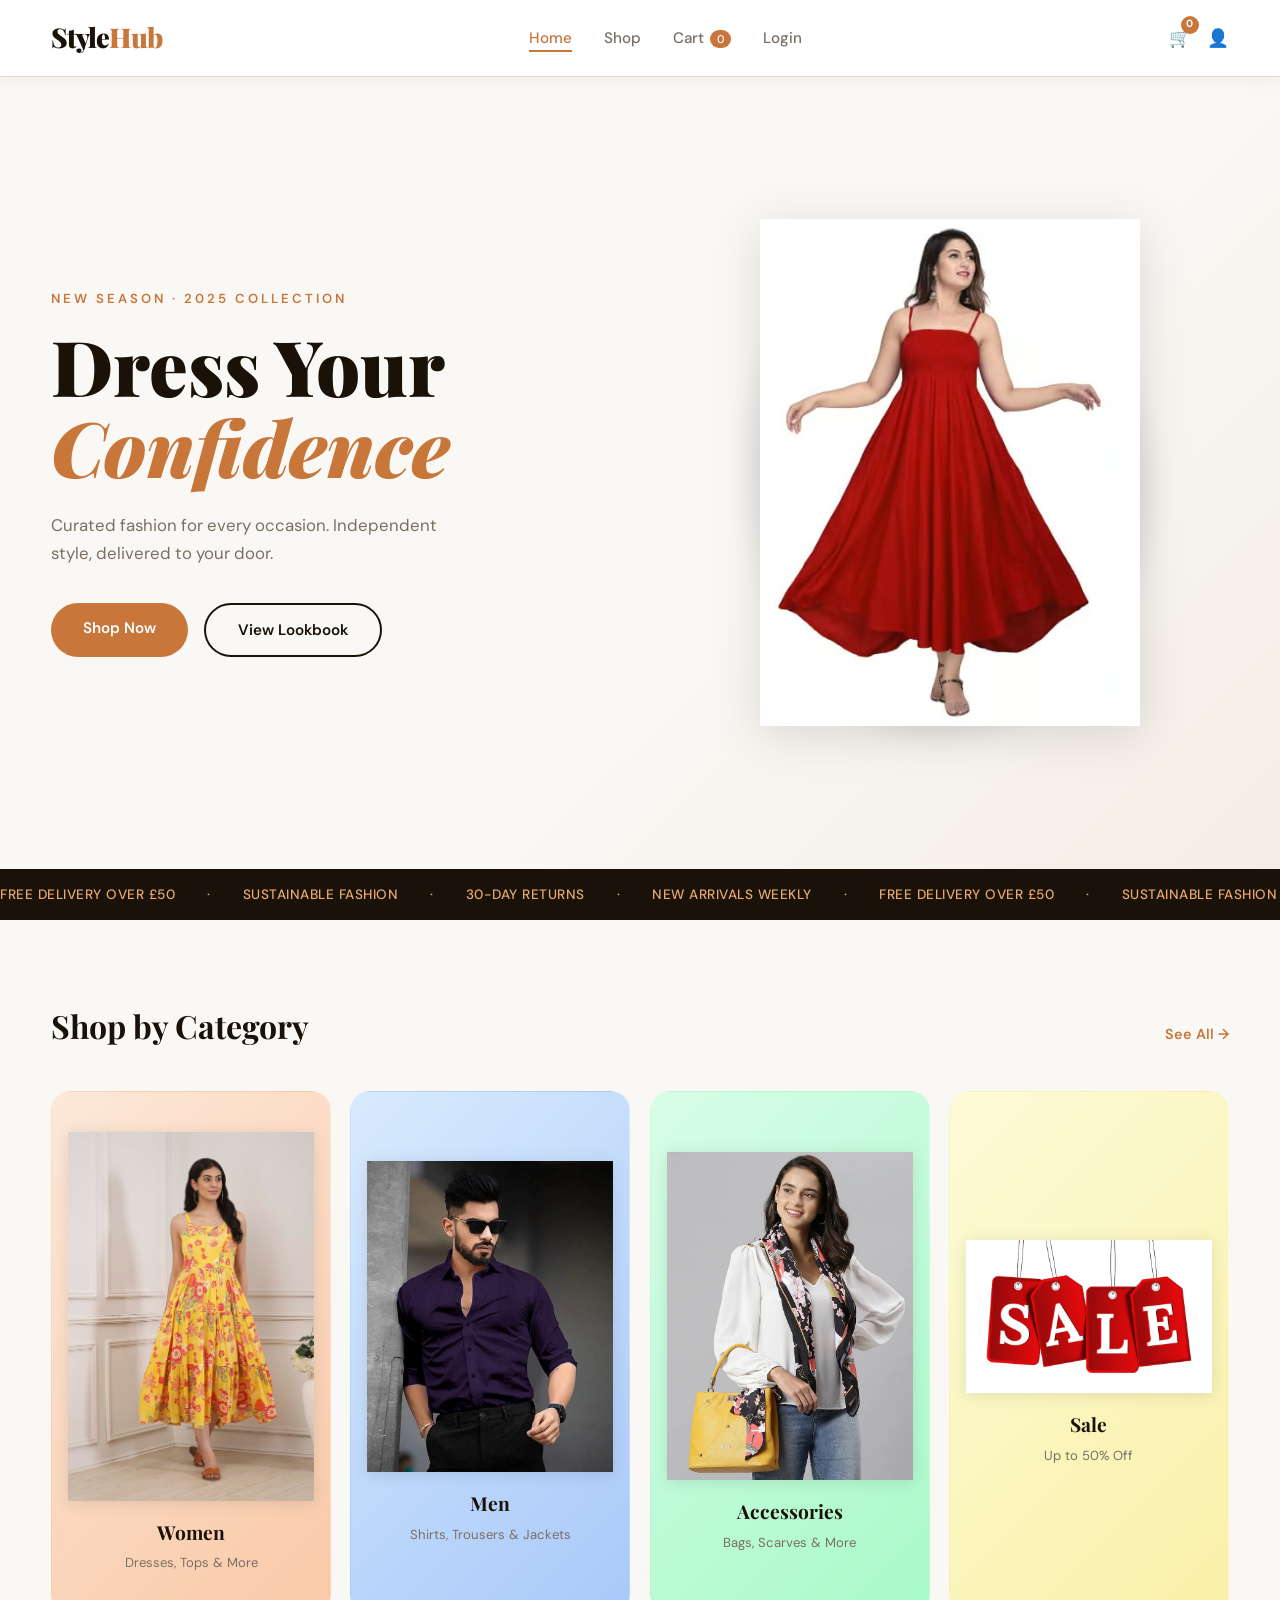
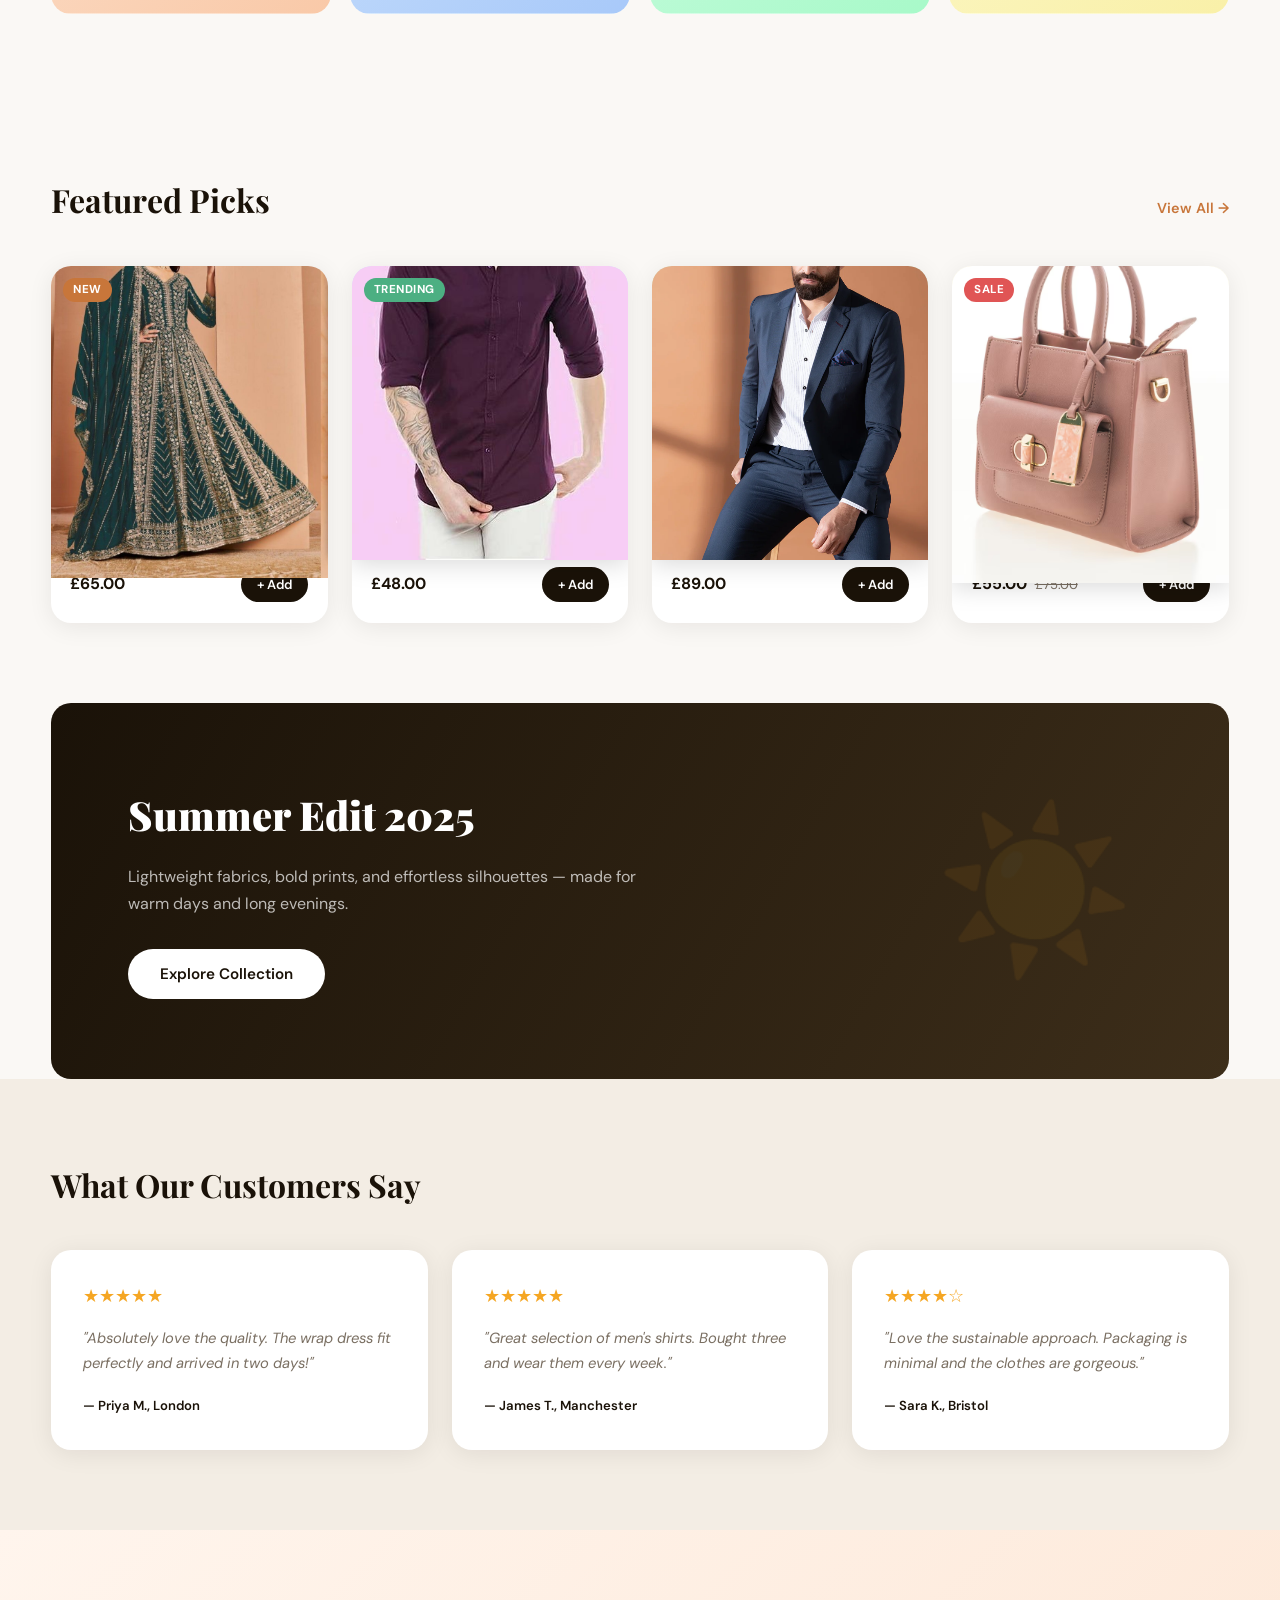
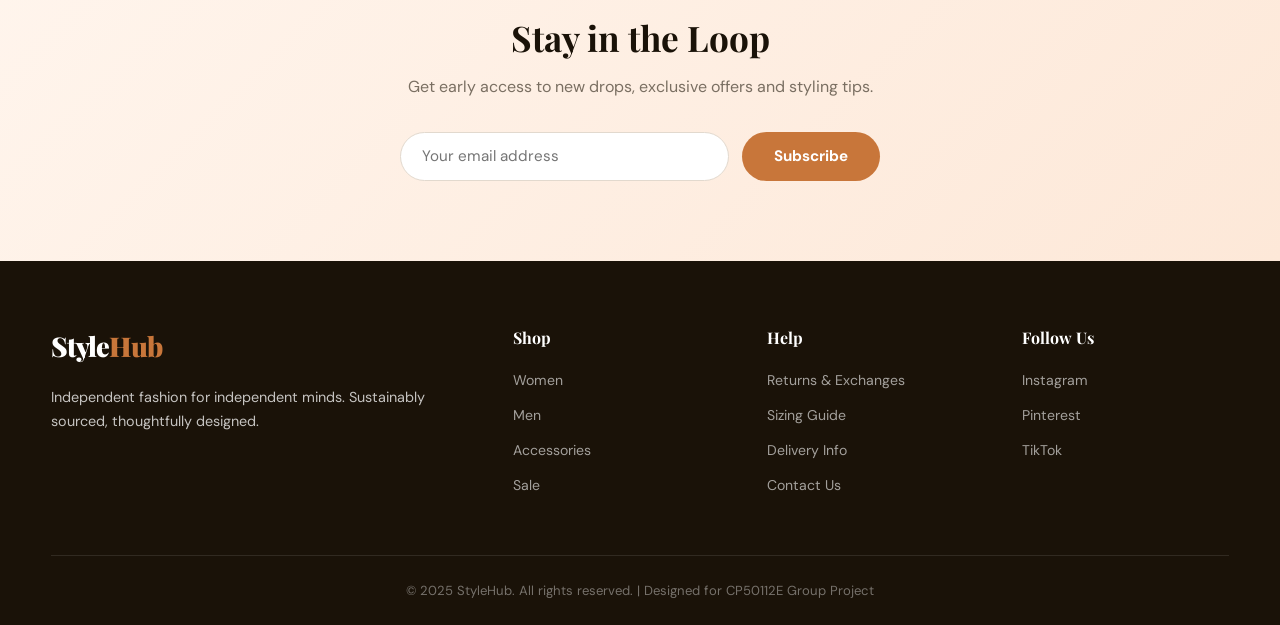
<file: index.html>
<!DOCTYPE html>
<html lang="en">
<head>
  <meta charset="UTF-8" />
  <meta name="viewport" content="width=device-width, initial-scale=1.0"/>
  <title>StyleHub — Fashion Forward</title>
  <link rel="stylesheet" href="css/style.css"/>
  <link rel="stylesheet" href="css/home.css"/>
  <link href="https://fonts.googleapis.com/css2?family=Playfair+Display:wght@400;700;900&family=DM+Sans:wght@300;400;500&display=swap" rel="stylesheet"/>
</head>
<body>

  <!-- ===== NAVBAR ===== -->
  <nav class="navbar">
    <div class="nav-logo">Style<span>Hub</span></div>
    <ul class="nav-links">
      <li><a href="index.html" class="active">Home</a></li>
      <li><a href="products.html">Shop</a></li>
      <li><a href="cart.html">Cart <span class="cart-count">0</span></a></li>
      <li><a href="login.html">Login</a></li>
    </ul>
    <div class="nav-icons">
      <a href="cart.html" class="icon-btn">🛒 <span class="cart-badge">0</span></a>
      <a href="login.html" class="icon-btn">👤</a>
    </div>
  </nav>

  <!-- ===== HERO ===== -->
  <section class="hero">
    <div class="hero-content">
      <p class="hero-sub">New Season · 2025 Collection</p>
      <h1 class="hero-title">Dress Your<br/><em>Confidence</em></h1>
      <p class="hero-desc">Curated fashion for every occasion. Independent style, delivered to your door.</p>
      <div class="hero-btns">
        <a href="products.html" class="btn-primary">Shop Now</a>
        <a href="products.html" class="btn-outline">View Lookbook</a>
      </div>
    </div>
    <div class="hero-image">
      <div class="hero-img-card">
        <div class="hero-badge">NEW IN</div>
        <div class="hero-mannequin"> <img src="images/dress.png" alt="Dress"> </div>
      </div>
    </div>
  </section>

  <!-- ===== MARQUEE ===== -->
  <div class="marquee-bar">
    <div class="marquee-track">
      <span>Free Delivery Over £50</span><span>·</span>
      <span>Sustainable Fashion</span><span>·</span>
      <span>30-Day Returns</span><span>·</span>
      <span>New Arrivals Weekly</span><span>·</span>
      <span>Free Delivery Over £50</span><span>·</span>
      <span>Sustainable Fashion</span><span>·</span>
      <span>30-Day Returns</span><span>·</span>
      <span>New Arrivals Weekly</span><span>·</span>
    </div>
  </div>

  <!-- ===== CATEGORIES ===== -->
  <section class="categories section">
    <div class="section-header">
      <h2>Shop by Category</h2>
      <a href="products.html" class="see-all">See All →</a>
    </div>
    <div class="cat-grid">
      <a href="products.html?cat=women" class="cat-card cat-women">
        <div class="cat-icon"> <img src="images/women.png" alt="Women"> </div>
        <h3>Women</h3>
        <p>Dresses, Tops & More</p>
      </a>
      <a href="products.html?cat=men" class="cat-card cat-men">
        <div class="cat-icon"> <img src="images/dress1.png" class="prod-img-real" alt="Floral Dress"> </div>
        <h3>Men</h3>
        <p>Shirts, Trousers & Jackets</p>
      </a>
      <a href="products.html?cat=accessories" class="cat-card cat-acc">
        <div class="cat-icon"> <img src="images/bag.png" alt="Accessories"> </div>
        <h3>Accessories</h3>
        <p>Bags, Scarves & More</p>
      </a>
      <a href="products.html?cat=sale" class="cat-card cat-sale">
        <div class="cat-icon"> <img src="images/sale.png" alt="Sale"> </div>
        <h3>Sale</h3>
        <p>Up to 50% Off</p>
      </a>
    </div>
  </section>

  <!-- ===== FEATURED PRODUCTS ===== -->
  <section class="featured section">
    <div class="section-header">
      <h2>Featured Picks</h2>
      <a href="products.html" class="see-all">View All →</a>
    </div>
    <div class="product-grid">

      <div class="product-card">
        <div class="prod-img">
            <img src="images/Dresses2.png" alt="Floral Wrap Dress">
            <span class="prod-badge">New</span>
        </div>
        <div class="prod-info">
            <h4>Floral Wrap Dress</h4>
            <p class="prod-cat">Women · Dresses</p>
            <div class="prod-footer">
                <span class="prod-price">£65.00</span>
                <a href="cart.html" class="add-btn">+ Add</a>
            </div>
        </div>
    </div>

      <div class="product-card">
        <div class="prod-img" style="background:#d4e4f9;">
          <span class="prod-emoji"> <img src="images/shirt1.jpg" alt="Oxford Shirt" class="prod-img-real"> </span>
          <span class="prod-badge new">Trending</span>
        </div>
        <div class="prod-info">
          <h4>Oxford Button Shirt</h4>
          <p class="prod-cat">Men · Shirts</p>
          <div class="prod-footer">
            <span class="prod-price">£48.00</span>
            <a href="cart.html" class="add-btn">+ Add</a>
          </div>
        </div>
      </div>

      <div class="product-card">
        <div class="prod-img" style="background:#d4f9e4;">
          <span class="prod-emoji"><img src="images/blazer.jpg" alt="Linen Blazer"></span>
        </div>
        <div class="prod-info">
          <h4>Linen Blazer</h4>
          <p class="prod-cat">Women · Blazers</p>
          <div class="prod-footer">
            <span class="prod-price">£89.00</span>
            <a href="cart.html" class="add-btn">+ Add</a>
          </div>
        </div>
      </div>

      <div class="product-card">
        <div class="prod-img" style="background:#f9f4d4;">
          <span class="prod-emoji"> <img src="images/bag.jpg" alt="Leather Tote Bag"> </span>
          <span class="prod-badge sale">Sale</span>
        </div>
        <div class="prod-info">
          <h4>Leather Tote Bag</h4>
          <p class="prod-cat">Accessories · Bags</p>
          <div class="prod-footer">
            <span class="prod-price">£55.00 <s>£75.00</s></span>
            <a href="cart.html" class="add-btn">+ Add</a>
          </div>
        </div>
      </div>

    </div>
  </section>

  <!-- ===== BANNER ===== -->
  <section class="promo-banner">
    <div class="promo-content">
      <h2>Summer Edit 2025</h2>
      <p>Lightweight fabrics, bold prints, and effortless silhouettes — made for warm days and long evenings.</p>
      <a href="products.html" class="btn-primary light">Explore Collection</a>
    </div>
  </section>

  <!-- ===== TESTIMONIALS ===== -->
  <section class="testimonials section">
    <div class="section-header">
      <h2>What Our Customers Say</h2>
    </div>
    <div class="testi-grid">
      <div class="testi-card">
        <div class="stars">★★★★★</div>
        <p>"Absolutely love the quality. The wrap dress fit perfectly and arrived in two days!"</p>
        <span>— Priya M., London</span>
      </div>
      <div class="testi-card">
        <div class="stars">★★★★★</div>
        <p>"Great selection of men's shirts. Bought three and wear them every week."</p>
        <span>— James T., Manchester</span>
      </div>
      <div class="testi-card">
        <div class="stars">★★★★☆</div>
        <p>"Love the sustainable approach. Packaging is minimal and the clothes are gorgeous."</p>
        <span>— Sara K., Bristol</span>
      </div>
    </div>
  </section>

  <!-- ===== NEWSLETTER ===== -->
  <section class="newsletter">
    <h2>Stay in the Loop</h2>
    <p>Get early access to new drops, exclusive offers and styling tips.</p>
    <form class="newsletter-form" onsubmit="return false;">
      <input type="email" placeholder="Your email address"/>
      <button type="submit">Subscribe</button>
    </form>
  </section>

  <!-- ===== FOOTER ===== -->
  <footer class="footer">
    <div class="footer-grid">
      <div class="footer-brand">
        <div class="nav-logo">Style<span>Hub</span></div>
        <p>Independent fashion for independent minds. Sustainably sourced, thoughtfully designed.</p>
      </div>
      <div class="footer-links">
        <h4>Shop</h4>
        <ul>
          <li><a href="products.html">Women</a></li>
          <li><a href="products.html">Men</a></li>
          <li><a href="products.html">Accessories</a></li>
          <li><a href="products.html">Sale</a></li>
        </ul>
      </div>
      <div class="footer-links">
        <h4>Help</h4>
        <ul>
          <li><a href="#">Returns & Exchanges</a></li>
          <li><a href="#">Sizing Guide</a></li>
          <li><a href="#">Delivery Info</a></li>
          <li><a href="#">Contact Us</a></li>
        </ul>
      </div>
      <div class="footer-links">
        <h4>Follow Us</h4>
        <ul>
          <li><a href="#">Instagram</a></li>
          <li><a href="#">Pinterest</a></li>
          <li><a href="#">TikTok</a></li>
        </ul>
      </div>
    </div>
    <div class="footer-bottom">
      <p>© 2025 StyleHub. All rights reserved. | Designed for CP50112E Group Project</p>
    </div>
  </footer>

</body>
</html>
</file>
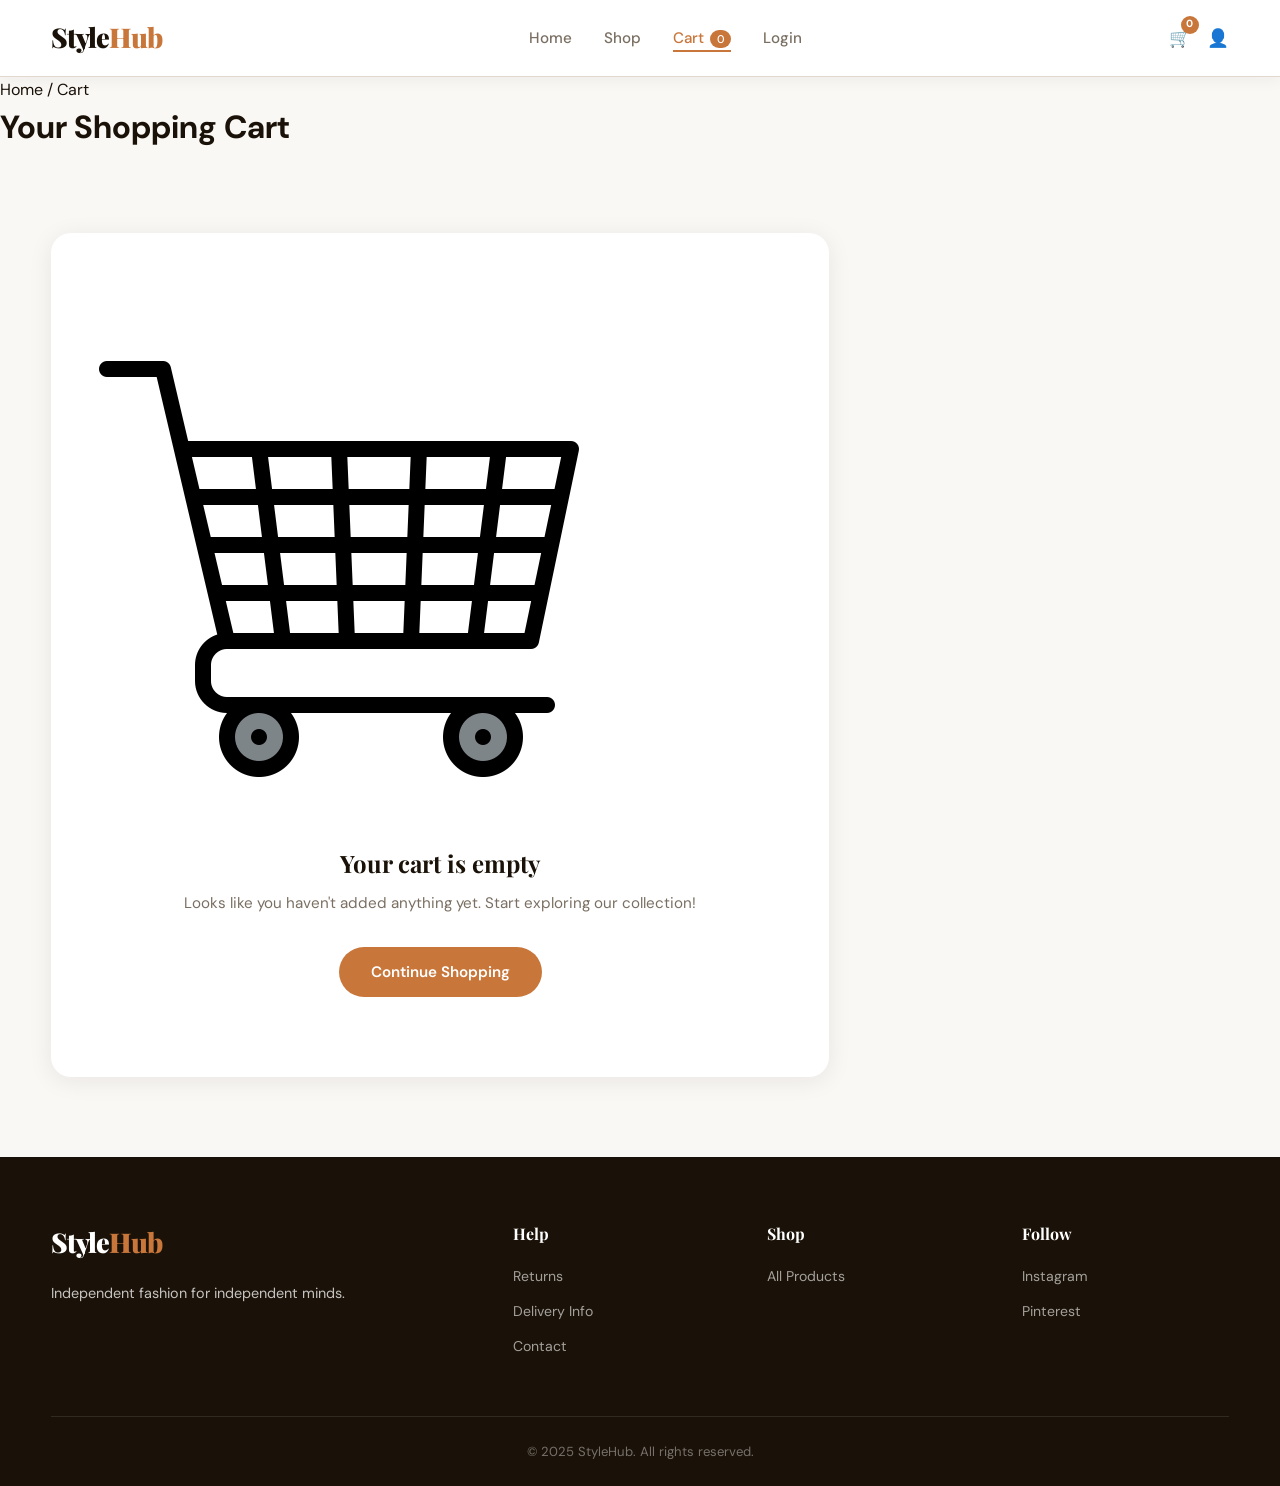
<file: cart.html>
<!DOCTYPE html>
<html lang="en">
<head>
  <meta charset="UTF-8"/>
  <meta name="viewport" content="width=device-width, initial-scale=1.0"/>
  <title>StyleHub — Your Cart</title>
  <link rel="stylesheet" href="css/style.css"/>
  <link rel="stylesheet" href="css/cart.css"/>
  <link href="https://fonts.googleapis.com/css2?family=Playfair+Display:wght@400;700;900&family=DM+Sans:wght@300;400;500&display=swap" rel="stylesheet"/>
</head>
<body>

  <!-- NAVBAR -->
  <nav class="navbar">
    <div class="nav-logo">Style<span>Hub</span></div>
    <ul class="nav-links">
      <li><a href="index.html">Home</a></li>
      <li><a href="products.html">Shop</a></li>
      <li><a href="cart.html" class="active">Cart <span class="cart-count" id="cartCount">0</span></a></li>
      <li><a href="login.html">Login</a></li>
    </ul>
    <div class="nav-icons">
      <a href="cart.html" class="icon-btn">🛒 <span class="cart-badge" id="cartBadge">0</span></a>
      <a href="login.html" class="icon-btn">👤</a>
    </div>
  </nav>

  <!-- PAGE HEADER -->
  <div class="page-header">
    <div>
      <p class="page-breadcrumb"><a href="index.html">Home</a> / Cart</p>
      <h1 class="page-title">Your Shopping Cart</h1>
    </div>
  </div>

  <!-- CART LAYOUT -->
  <div class="cart-layout section">

    <!-- CART ITEMS -->
    <div class="cart-main">
      <div id="cartItems">
        <!-- Populated by JS -->
      </div>

      <!-- Empty Cart -->
      <div id="emptyCart" class="empty-cart" style="display:none;">
        <div class="empty-icon"> <img src="images/Card.png" alt="Card"> </div>
        <h3>Your cart is empty</h3>
        <p>Looks like you haven't added anything yet. Start exploring our collection!</p>
        <a href="products.html" class="btn-primary">Continue Shopping</a>
      </div>
    </div>

    <!-- ORDER SUMMARY -->
    <aside class="cart-summary" id="cartSummary">
      <h3>Order Summary</h3>

      <div class="summary-row">
        <span>Subtotal</span>
        <span id="subtotal">£0.00</span>
      </div>

      <div class="summary-row">
        <span>Delivery</span>
        <span id="deliveryFee">£3.99</span>
      </div>

      <div class="promo-field">
        <input type="text" id="promoInput" placeholder="Promo code" />
        <button onclick="applyPromo()">Apply</button>
      </div>
      <p id="promoMsg" class="promo-msg"></p>

      <div class="summary-divider"></div>

      <div class="summary-row total-row">
        <span>Total</span>
        <span id="totalPrice">£0.00</span>
      </div>

      <p class="free-delivery-note" id="freeNote"></p>

      <a href="checkout.html" class="btn-primary" style="width:100%;text-align:center;display:block;margin-top:1.5rem;" id="checkoutBtn">Proceed to Checkout →</a>
      <a href="products.html" class="continue-link">← Continue Shopping</a>

      <div class="trust-badges">
        <span> Secure Checkout</span>
        <span> Free Returns</span>
        <span> Verified Store</span>
      </div>
    </aside>

  </div>

  <!-- FOOTER -->
  <footer class="footer">
    <div class="footer-grid">
      <div class="footer-brand">
        <div class="nav-logo">Style<span>Hub</span></div>
        <p>Independent fashion for independent minds.</p>
      </div>
      <div class="footer-links">
        <h4>Help</h4>
        <ul><li><a href="#">Returns</a></li><li><a href="#">Delivery Info</a></li><li><a href="#">Contact</a></li></ul>
      </div>
      <div class="footer-links">
        <h4>Shop</h4>
        <ul><li><a href="products.html">All Products</a></li></ul>
      </div>
      <div class="footer-links">
        <h4>Follow</h4>
        <ul><li><a href="#">Instagram</a></li><li><a href="#">Pinterest</a></li></ul>
      </div>
    </div>
    <div class="footer-bottom"><p>© 2025 StyleHub. All rights reserved.</p></div>
  </footer>

  <script src="js/cart.js"></script>
</body>
</html>
</file>
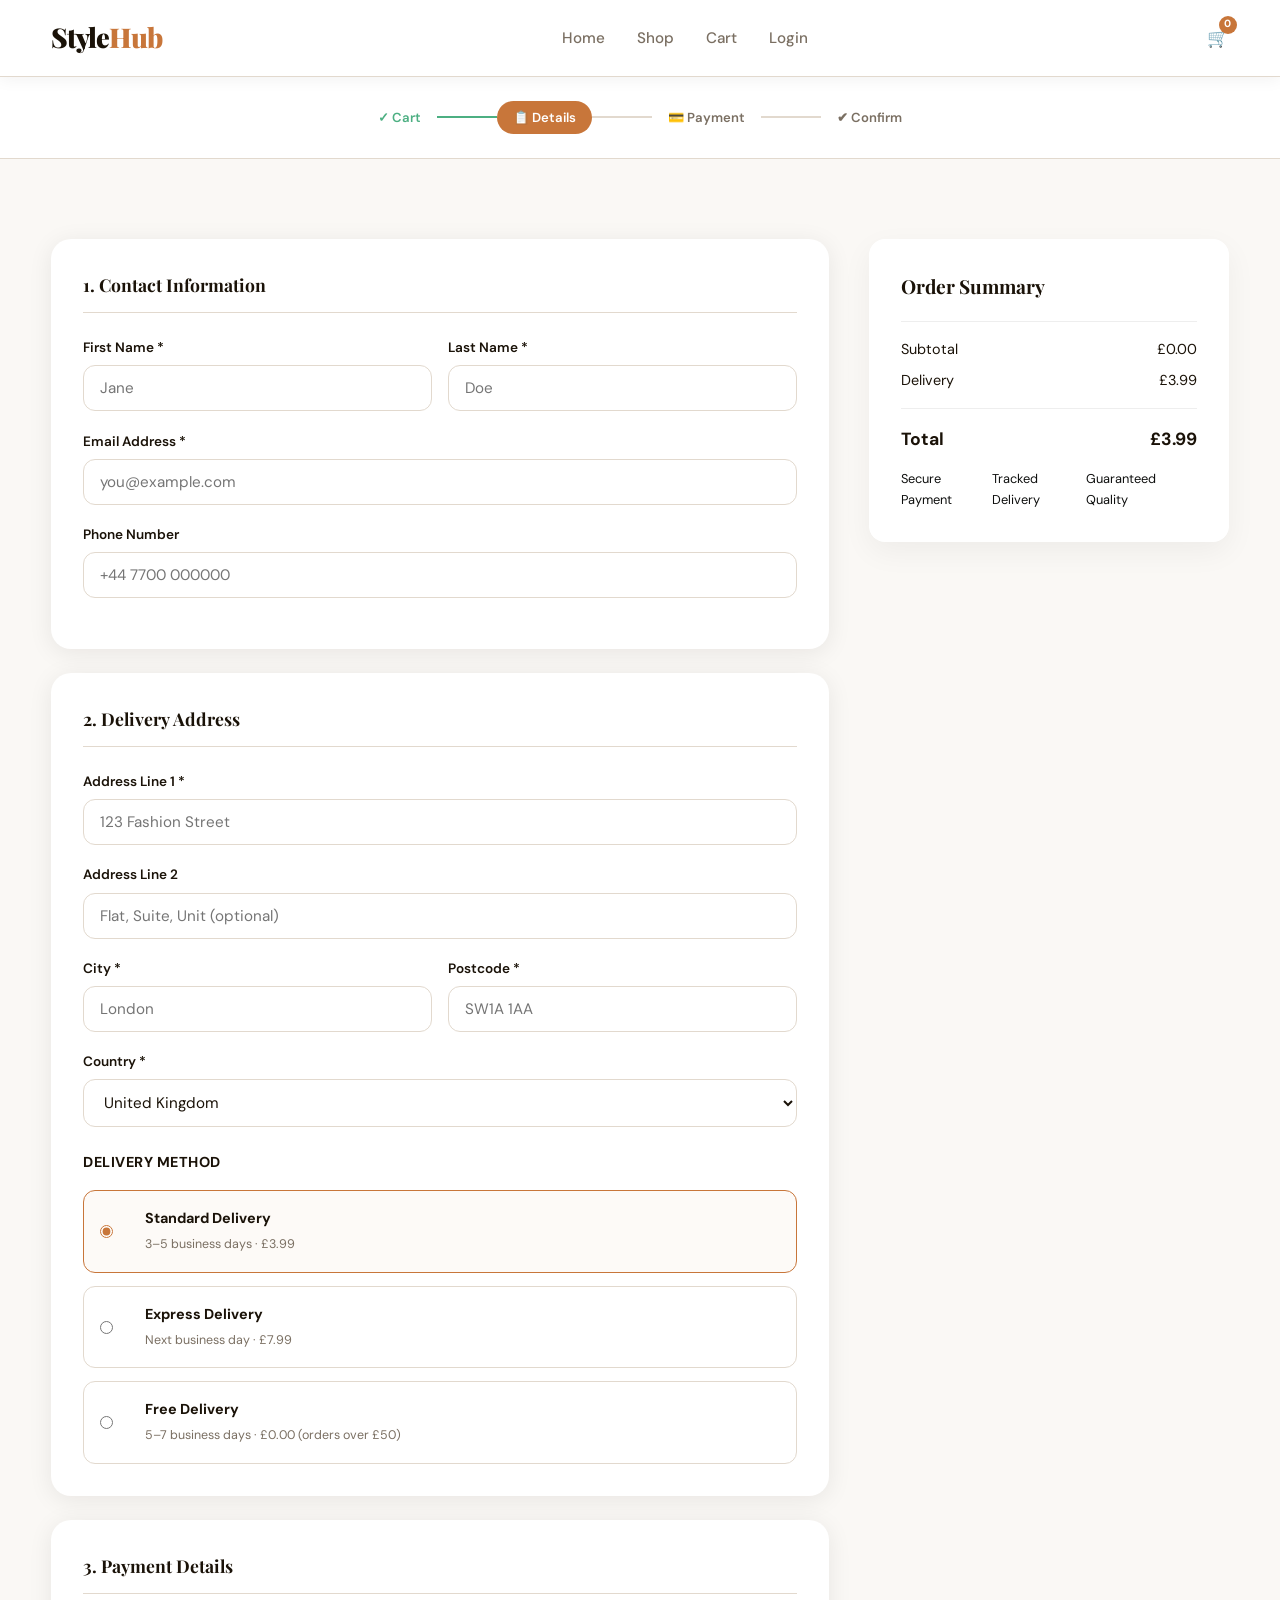
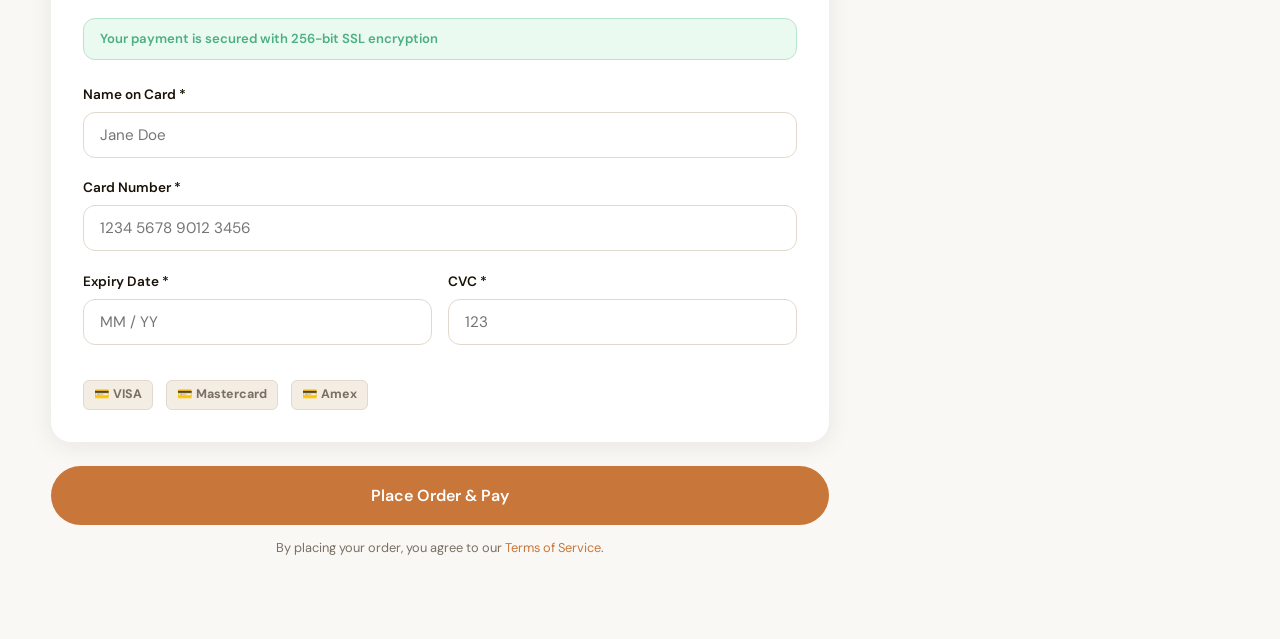
<file: checkout.html>
<!DOCTYPE html>
<html lang="en">
<head>
  <meta charset="UTF-8"/>
  <meta name="viewport" content="width=device-width, initial-scale=1.0"/>
  <title>StyleHub — Checkout</title>
  <link rel="stylesheet" href="css/style.css"/>
  <link rel="stylesheet" href="css/checkout.css"/>
  <link href="https://fonts.googleapis.com/css2?family=Playfair+Display:wght@400;700;900&family=DM+Sans:wght@300;400;500&display=swap" rel="stylesheet"/>
</head>
<body>

  <!-- NAVBAR -->
  <nav class="navbar">
    <div class="nav-logo">Style<span>Hub</span></div>
    <ul class="nav-links">
      <li><a href="index.html">Home</a></li>
      <li><a href="products.html">Shop</a></li>
      <li><a href="cart.html">Cart</a></li>
      <li><a href="login.html">Login</a></li>
    </ul>
    <div class="nav-icons">
      <a href="cart.html" class="icon-btn">🛒 <span class="cart-badge">0</span></a>
    </div>
  </nav>

  <!-- PROGRESS BAR -->
  <div class="checkout-progress">
    <div class="step done">✓ Cart</div>
    <div class="step-line done"></div>
    <div class="step active">📋 Details</div>
    <div class="step-line"></div>
    <div class="step">💳 Payment</div>
    <div class="step-line"></div>
    <div class="step">✔ Confirm</div>
  </div>

  <!-- ORDER PLACED CONFIRMATION (hidden by default) -->
  <div id="confirmationPage" class="confirmation-page" style="display:none;">
    <div class="confirm-card">
      <div class="confirm-icon">🎉</div>
      <h2>Order Placed!</h2>
      <p>Thank you for shopping with StyleHub. Your order has been confirmed and will be dispatched within 1–2 business days.</p>
      <div class="confirm-ref">Order Ref: <strong id="orderRef">SH-2025-0001</strong></div>
      <div class="confirm-detail" id="confirmDetail"></div>
      <a href="index.html" class="btn-primary" style="margin-top:1.5rem;display:inline-block;">Back to Home</a>
      <a href="products.html" class="btn-outline" style="margin-top:1rem;display:inline-block;margin-left:0.8rem;">Continue Shopping</a>
    </div>
  </div>

  <!-- CHECKOUT LAYOUT -->
  <div class="checkout-layout section" id="checkoutLayout">

    <!-- LEFT: FORMS -->
    <div class="checkout-forms">

      <!-- SECTION: CONTACT -->
      <div class="form-card">
        <h3 class="form-card-title">1. Contact Information</h3>
        <div id="contactAlert"></div>
        <div class="form-row">
          <div class="form-group">
            <label for="chkFirst">First Name *</label>
            <input type="text" id="chkFirst" placeholder="Jane"/>
          </div>
          <div class="form-group">
            <label for="chkLast">Last Name *</label>
            <input type="text" id="chkLast" placeholder="Doe"/>
          </div>
        </div>
        <div class="form-group">
          <label for="chkEmail">Email Address *</label>
          <input type="email" id="chkEmail" placeholder="you@example.com"/>
        </div>
        <div class="form-group">
          <label for="chkPhone">Phone Number</label>
          <input type="tel" id="chkPhone" placeholder="+44 7700 000000"/>
        </div>
      </div>

      <!-- SECTION: DELIVERY -->
      <div class="form-card">
        <h3 class="form-card-title">2. Delivery Address</h3>
        <div class="form-group">
          <label for="chkAddr1">Address Line 1 *</label>
          <input type="text" id="chkAddr1" placeholder="123 Fashion Street"/>
        </div>
        <div class="form-group">
          <label for="chkAddr2">Address Line 2</label>
          <input type="text" id="chkAddr2" placeholder="Flat, Suite, Unit (optional)"/>
        </div>
        <div class="form-row">
          <div class="form-group">
            <label for="chkCity">City *</label>
            <input type="text" id="chkCity" placeholder="London"/>
          </div>
          <div class="form-group">
            <label for="chkPostcode">Postcode *</label>
            <input type="text" id="chkPostcode" placeholder="SW1A 1AA"/>
          </div>
        </div>
        <div class="form-group">
          <label for="chkCountry">Country *</label>
          <select id="chkCountry">
            <option value="">Select Country</option>
            <option value="UK" selected>United Kingdom</option>
            <option value="IE">Ireland</option>
            <option value="FR">France</option>
            <option value="DE">Germany</option>
            <option value="ES">Spain</option>
            <option value="IT">Italy</option>
          </select>
        </div>

        <!-- Delivery method -->
        <h4 class="delivery-label">Delivery Method</h4>
        <div class="delivery-options">
          <label class="delivery-opt">
            <input type="radio" name="delivery" value="standard" checked onchange="updateOrderSummary()"/>
            <span class="opt-icon"></span>
            <span>
              <strong>Standard Delivery</strong>
              <small>3–5 business days · £3.99</small>
            </span>
          </label>
          <label class="delivery-opt">
            <input type="radio" name="delivery" value="express" onchange="updateOrderSummary()"/>
            <span class="opt-icon"></span>
            <span>
              <strong>Express Delivery</strong>
              <small>Next business day · £7.99</small>
            </span>
          </label>
          <label class="delivery-opt">
            <input type="radio" name="delivery" value="free" onchange="updateOrderSummary()"/>
            <span class="opt-icon"></span>
            <span>
              <strong>Free Delivery</strong>
              <small>5–7 business days · £0.00 (orders over £50)</small>
            </span>
          </label>
        </div>
      </div>

      <!-- SECTION: PAYMENT -->
      <div class="form-card">
        <h3 class="form-card-title">3. Payment Details</h3>
        <p class="secure-note"> Your payment is secured with 256-bit SSL encryption</p>
        <div class="form-group">
          <label for="cardName">Name on Card *</label>
          <input type="text" id="cardName" placeholder="Jane Doe"/>
        </div>
        <div class="form-group">
          <label for="cardNum">Card Number *</label>
          <input type="text" id="cardNum" placeholder="1234 5678 9012 3456" maxlength="19" oninput="formatCard(this)"/>
        </div>
        <div class="form-row">
          <div class="form-group">
            <label for="cardExp">Expiry Date *</label>
            <input type="text" id="cardExp" placeholder="MM / YY" maxlength="7" oninput="formatExpiry(this)"/>
          </div>
          <div class="form-group">
            <label for="cardCvc">CVC *</label>
            <input type="text" id="cardCvc" placeholder="123" maxlength="3"/>
          </div>
        </div>
        <div class="card-icons">
          <span class="card-icon">💳 VISA</span>
          <span class="card-icon">💳 Mastercard</span>
          <span class="card-icon">💳 Amex</span>
        </div>
      </div>

      <!-- PLACE ORDER BTN -->
      <div id="formAlert"></div>
      <button class="btn-primary" style="width:100%;padding:1.2rem;font-size:1rem;" onclick="placeOrder()">
         Place Order & Pay
      </button>
      <p style="text-align:center;font-size:0.8rem;color:var(--clr-muted);margin-top:0.8rem;">
        By placing your order, you agree to our <a href="#" style="color:var(--clr-accent)">Terms of Service</a>.
      </p>
    </div>

    <!-- RIGHT: ORDER SUMMARY -->
    <aside class="checkout-summary">
      <h3>Order Summary</h3>
      <div id="summaryItems" class="summary-items"></div>
      <div class="summary-divider"></div>
      <div class="summary-row"><span>Subtotal</span><span id="ckSubtotal">£0.00</span></div>
      <div class="summary-row"><span>Delivery</span><span id="ckDelivery">£3.99</span></div>
      <div class="summary-divider"></div>
      <div class="summary-row total-row"><span>Total</span><span id="ckTotal">£0.00</span></div>
      <div class="trust-badges">
        <span>Secure Payment</span>
        <span>Tracked Delivery</span>
        <span>Guaranteed Quality</span>
    </div>
    </aside>

  </div>

  <script src="js/checkout.js"></script>
</body>
</html>
</file>
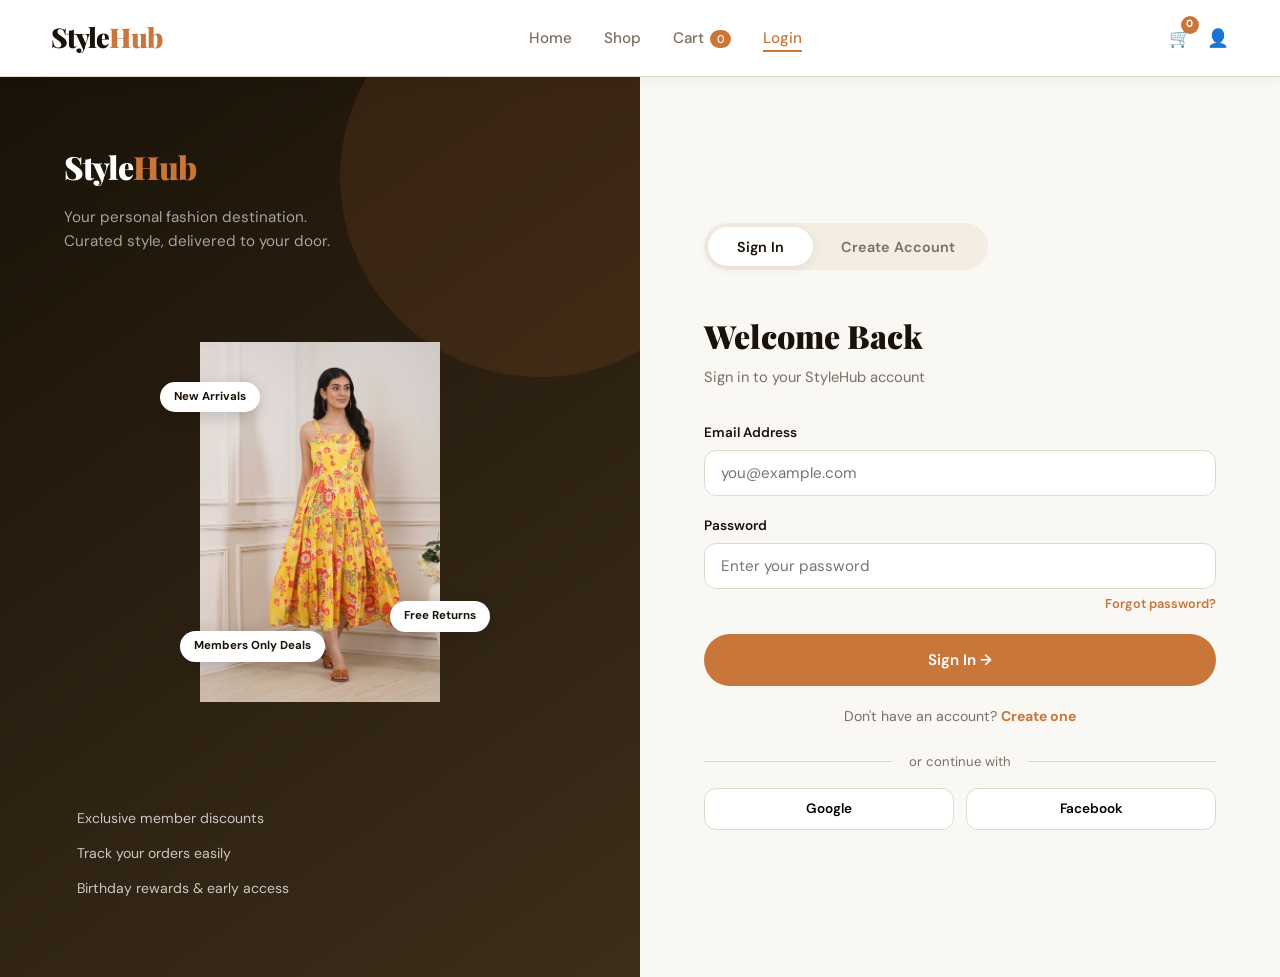
<file: login.html>
<!DOCTYPE html>
<html lang="en">
<head>
  <meta charset="UTF-8"/>
  <meta name="viewport" content="width=device-width, initial-scale=1.0"/>
  <title>StyleHub — Login / Register</title>
  <link rel="stylesheet" href="css/style.css"/>
  <link rel="stylesheet" href="css/login.css"/>
  <link href="https://fonts.googleapis.com/css2?family=Playfair+Display:wght@400;700;900&family=DM+Sans:wght@300;400;500&display=swap" rel="stylesheet"/>
</head>
<body>

  <!-- NAVBAR -->
  <nav class="navbar">
    <div class="nav-logo">Style<span>Hub</span></div>
    <ul class="nav-links">
      <li><a href="index.html">Home</a></li>
      <li><a href="products.html">Shop</a></li>
      <li><a href="cart.html">Cart <span class="cart-count">0</span></a></li>
      <li><a href="login.html" class="active">Login</a></li>
    </ul>
    <div class="nav-icons">
      <a href="cart.html" class="icon-btn">🛒 <span class="cart-badge">0</span></a>
      <a href="login.html" class="icon-btn">👤</a>
    </div>
  </nav>

  <!-- AUTH LAYOUT -->
  <div class="auth-page">

    <!-- LEFT PANEL -->
    <div class="auth-panel auth-left">
      <div class="auth-brand">
        <div class="nav-logo">Style<span>Hub</span></div>
        <p>Your personal fashion destination. Curated style, delivered to your door.</p>
      </div>
      <div class="auth-visual">
        <div class="auth-blob">
          <span> <img src="images/women.png" alt="Women"> </span>
          <div class="auth-float-tag ft1">New Arrivals </div>
          <div class="auth-float-tag ft2">Free Returns </div>
          <div class="auth-float-tag ft3">Members Only Deals </div>
        </div>
      </div>
      <div class="auth-perks">
        <div class="perk"><span></span> Exclusive member discounts</div>
        <div class="perk"><span></span> Track your orders easily</div>
        <div class="perk"><span></span> Birthday rewards & early access</div>
      </div>
    </div>

    <!-- RIGHT PANEL — TABS -->
    <div class="auth-panel auth-right">

      <!-- TABS -->
      <div class="auth-tabs">
        <button class="tab-btn active" onclick="switchTab('login')">Sign In</button>
        <button class="tab-btn" onclick="switchTab('register')">Create Account</button>
      </div>

      <!-- LOGIN FORM -->
      <div id="loginForm" class="auth-form">
        <h2>Welcome Back</h2>
        <p class="form-sub">Sign in to your StyleHub account</p>

        <div id="loginAlert"></div>

        <div class="form-group">
          <label for="loginEmail">Email Address</label>
          <input type="email" id="loginEmail" placeholder="you@example.com"/>
        </div>
        <div class="form-group">
          <label for="loginPassword">Password</label>
          <input type="password" id="loginPassword" placeholder="Enter your password"/>
          <a href="#" class="forgot-link">Forgot password?</a>
        </div>

        <button class="btn-primary" style="width:100%;padding:1rem;" onclick="handleLogin()">
          Sign In →
        </button>

        <p class="switch-link">Don't have an account? <a onclick="switchTab('register')">Create one</a></p>

        <div class="divider"><span>or continue with</span></div>
        <div class="social-btns">
          <button class="social-btn social-google" onclick="handleGoogleSignIn()" type="button">Google</button>
          <button class="social-btn social-facebook" onclick="handleFacebookSignIn()" type="button">Facebook</button>
        </div>
      </div>

      <!-- REGISTER FORM -->
      <div id="registerForm" class="auth-form" style="display:none;">
        <h2>Create Account</h2>
        <p class="form-sub">Join StyleHub and discover your style</p>

        <div id="registerAlert"></div>

        <div class="form-row">
          <div class="form-group">
            <label for="firstName">First Name</label>
            <input type="text" id="firstName" placeholder="Jane"/>
          </div>
          <div class="form-group">
            <label for="lastName">Last Name</label>
            <input type="text" id="lastName" placeholder="Doe"/>
          </div>
        </div>

        <div class="form-group">
          <label for="regEmail">Email Address</label>
          <input type="email" id="regEmail" placeholder="you@example.com"/>
        </div>
        <div class="form-group">
          <label for="regPassword">Password</label>
          <input type="password" id="regPassword" placeholder="At least 8 characters"/>
          <p class="field-hint">Use 8+ characters with a mix of letters and numbers</p>
        </div>
        <div class="form-group">
          <label for="regConfirm">Confirm Password</label>
          <input type="password" id="regConfirm" placeholder="Repeat your password"/>
        </div>

        <div class="form-group check-group">
          <label class="filter-check">
            <input type="checkbox" id="termsCheck"/>
            I agree to the <a href="#">Terms & Conditions</a> and <a href="#">Privacy Policy</a>
          </label>
        </div>
        <div class="form-group check-group">
          <label class="filter-check">
            <input type="checkbox" id="marketingCheck"/>
            Send me exclusive offers and style inspiration
          </label>
        </div>

        <button class="btn-primary" style="width:100%;padding:1rem;" onclick="handleRegister()">
          Create My Account →
        </button>

        <p class="switch-link">Already have an account? <a onclick="switchTab('login')">Sign in</a></p>
      </div>

    </div>
  </div>

  <script src="https://accounts.google.com/gsi/client" async defer></script>
  <script async defer crossorigin="anonymous" src="https://connect.facebook.net/en_US/sdk.js"></script>
  <script src="js/login.js"></script>
</body>
</html>
</file>
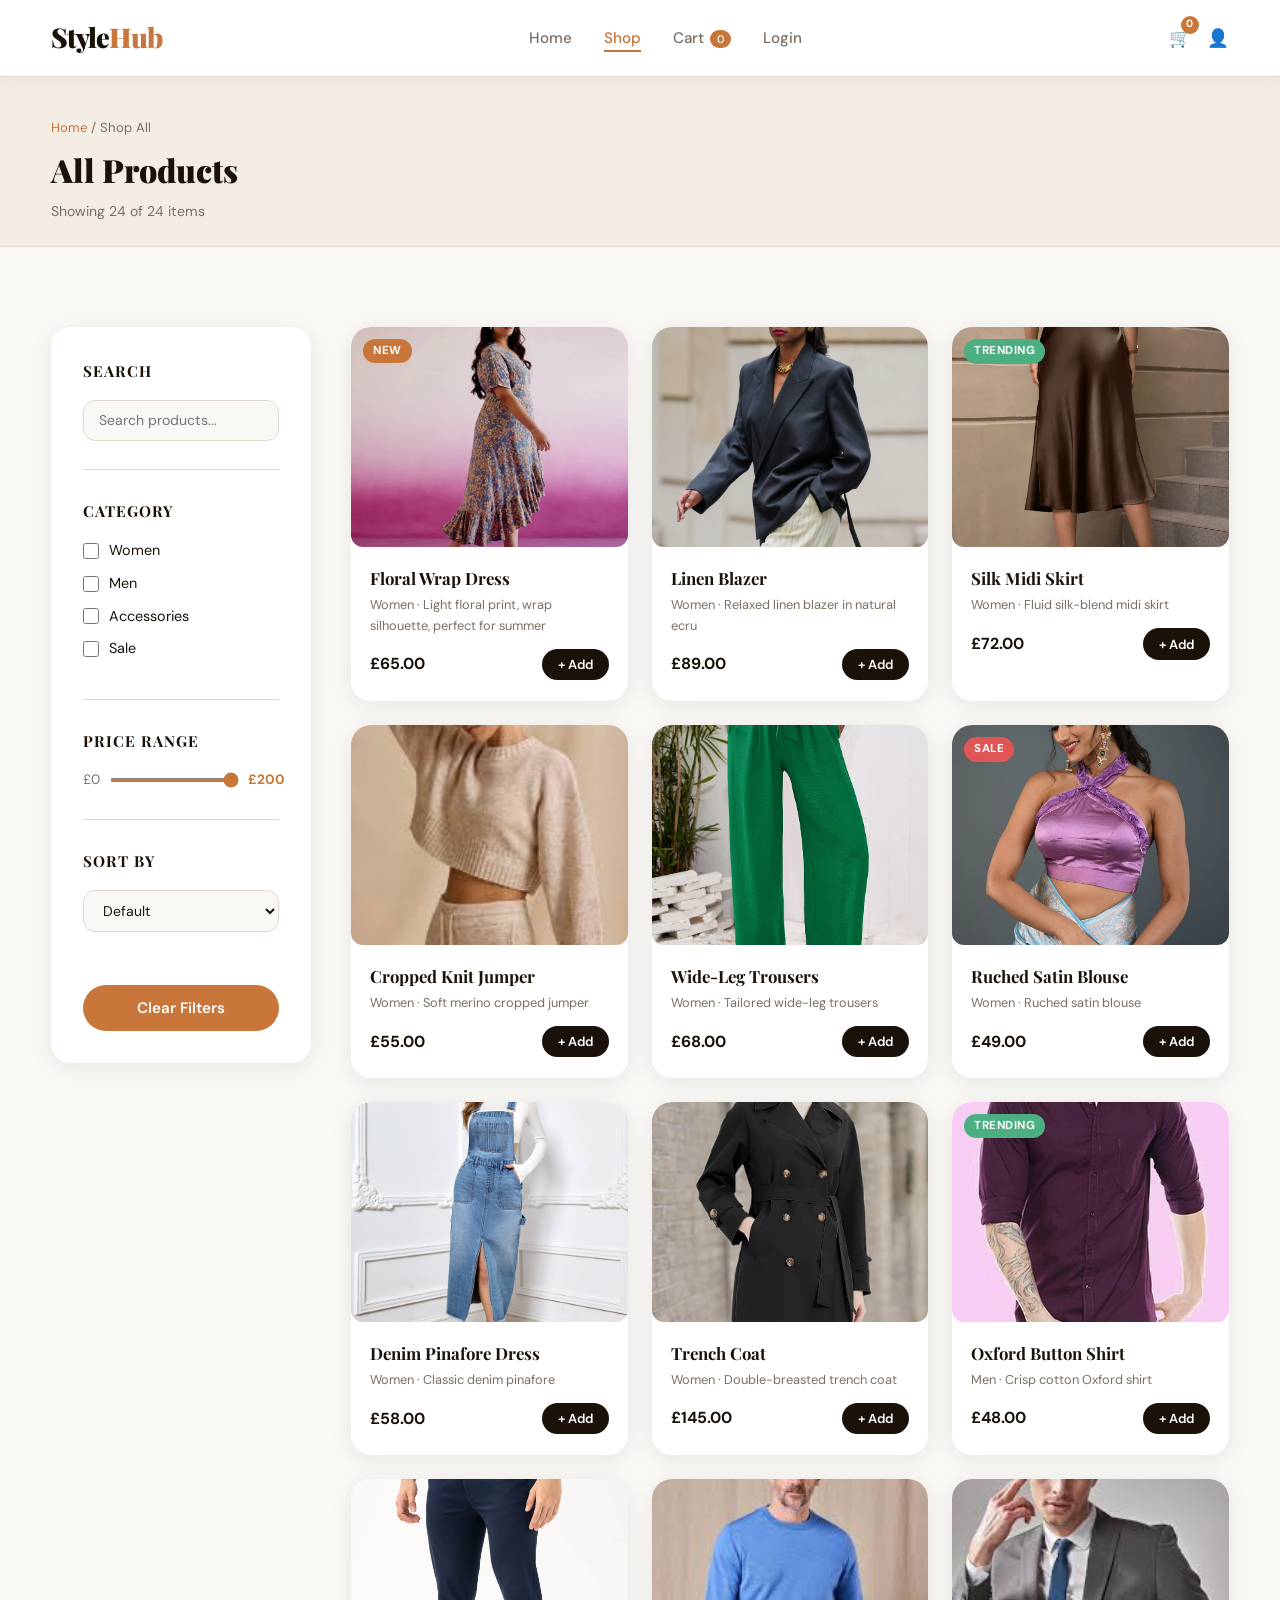
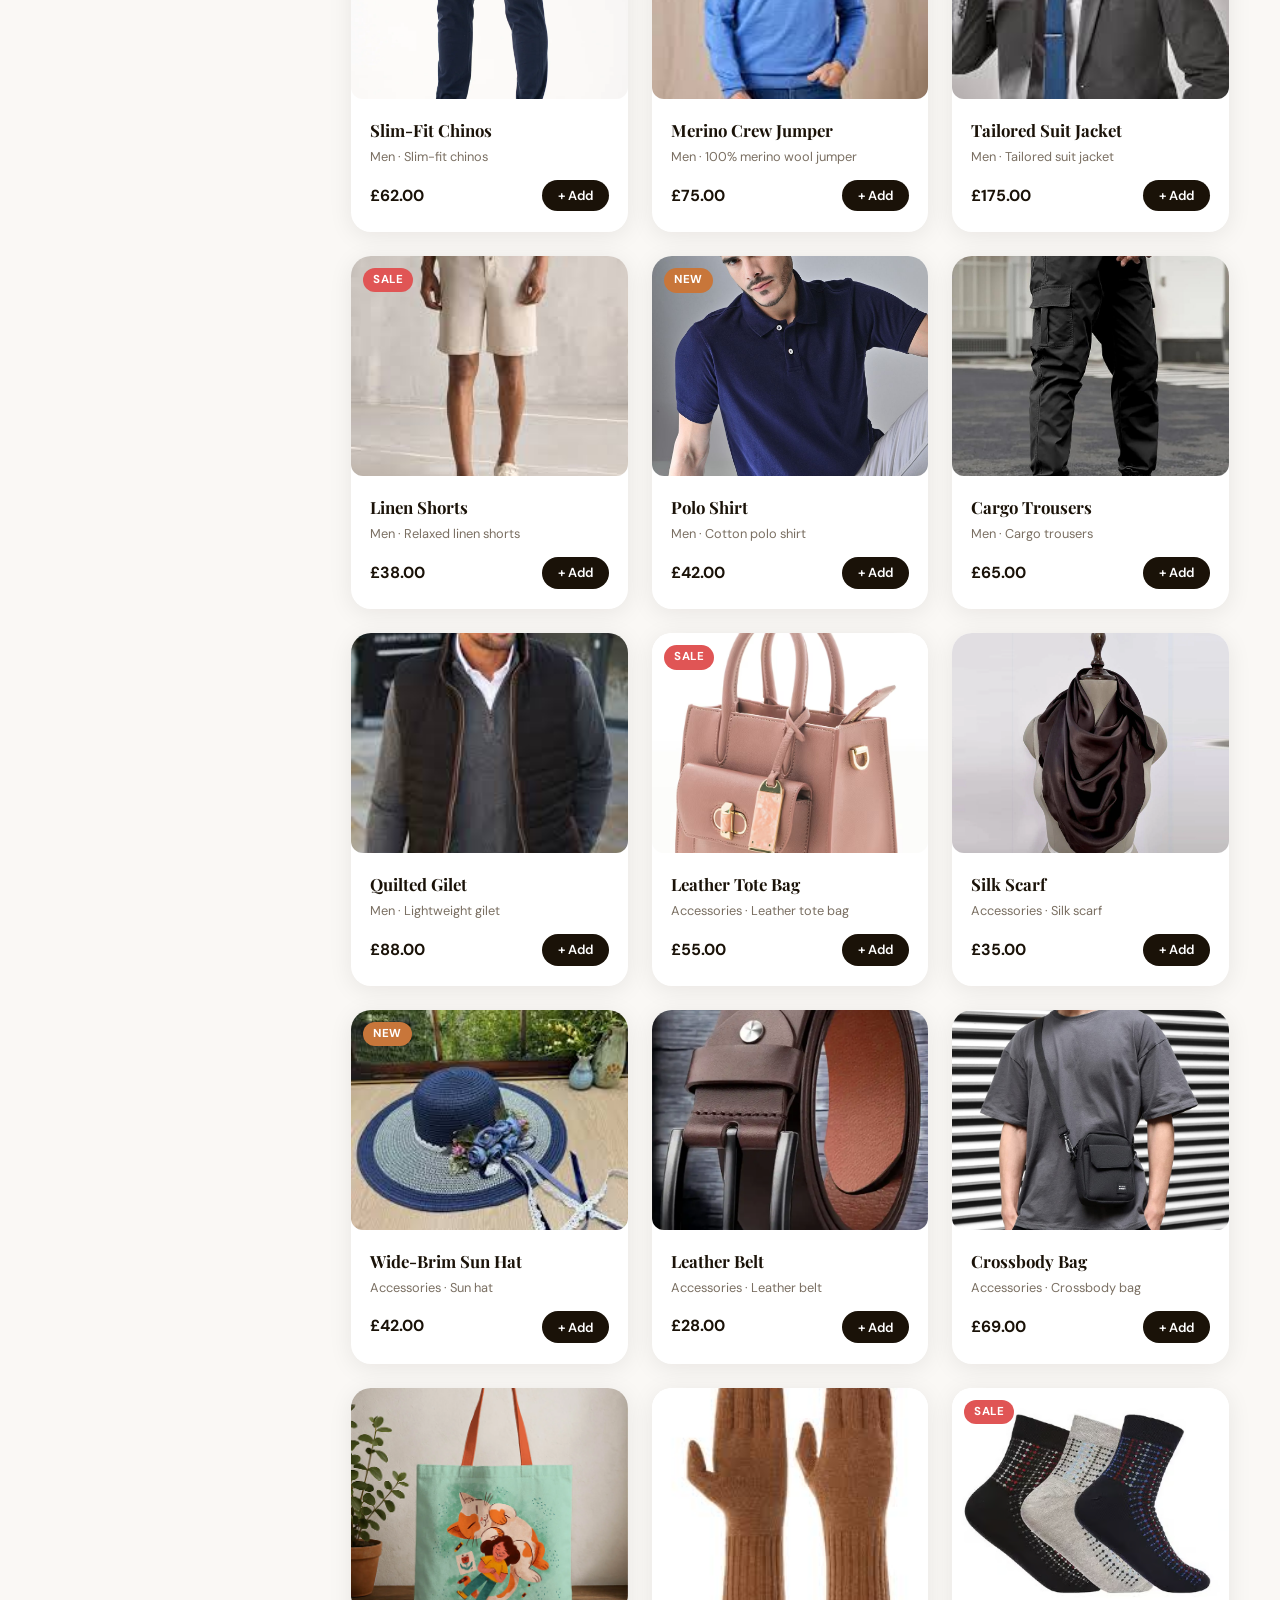
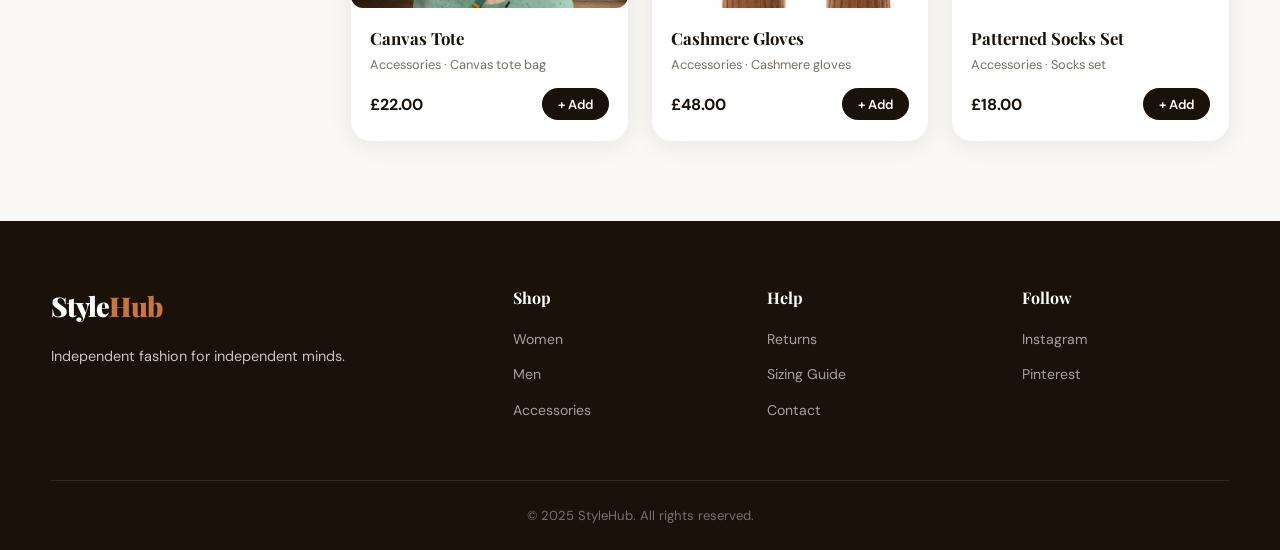
<file: products.html>
<!DOCTYPE html>
<html lang="en">
<head>
  <meta charset="UTF-8"/>
  <meta name="viewport" content="width=device-width, initial-scale=1.0"/>
  <title>StyleHub — Shop All</title>
  <link rel="stylesheet" href="css/style.css"/>
  <link rel="stylesheet" href="css/products.css"/>
  <link href="https://fonts.googleapis.com/css2?family=Playfair+Display:wght@400;700;900&family=DM+Sans:wght@300;400;500&display=swap" rel="stylesheet"/>
</head>
<body>

  <!-- NAVBAR -->
  <nav class="navbar">
    <div class="nav-logo">Style<span>Hub</span></div>
    <ul class="nav-links">
      <li><a href="index.html">Home</a></li>
      <li><a href="products.html" class="active">Shop</a></li>
      <li><a href="cart.html">Cart <span class="cart-count">0</span></a></li>
      <li><a href="login.html">Login</a></li>
    </ul>
    <div class="nav-icons">
      <a href="cart.html" class="icon-btn">🛒 <span class="cart-badge" id="cartBadge">0</span></a>
      <a href="login.html" class="icon-btn">👤</a>
    </div>
  </nav>

  <!-- PAGE HEADER -->
  <div class="page-header">
    <div>
      <p class="page-breadcrumb"><a href="index.html">Home</a> / Shop All</p>
      <h1 class="page-title">All Products</h1>
      <p class="page-sub" id="resultCount">Showing all 24 items</p>
    </div>
  </div>

  <!-- SHOP LAYOUT -->
  <div class="shop-layout section">

    <!-- SIDEBAR FILTERS -->
    <aside class="sidebar">
      <div class="filter-block">
        <h4>Search</h4>
        <input type="text" id="searchInput" placeholder="Search products..." class="sidebar-search"/>
      </div>

      <div class="filter-block">
        <h4>Category</h4>
        <label class="filter-check"><input type="checkbox" value="women" onchange="applyFilters()"/> Women</label>
        <label class="filter-check"><input type="checkbox" value="men" onchange="applyFilters()"/> Men</label>
        <label class="filter-check"><input type="checkbox" value="accessories" onchange="applyFilters()"/> Accessories</label>
        <label class="filter-check"><input type="checkbox" value="sale" onchange="applyFilters()"/> Sale</label>
      </div>

      <div class="filter-block">
        <h4>Price Range</h4>
        <div class="price-range">
          <span>£0</span>
          <input type="range" id="priceRange" min="0" max="200" value="200" oninput="updatePrice(this)"/>
          <span id="priceVal">£200</span>
        </div>
      </div>

      <div class="filter-block">
        <h4>Sort By</h4>
        <select id="sortSelect" onchange="applyFilters()" class="sidebar-search">
          <option value="default">Default</option>
          <option value="price-low">Price: Low to High</option>
          <option value="price-high">Price: High to Low</option>
          <option value="name-az">Name: A–Z</option>
        </select>
      </div>

      <button class="btn-primary" style="width:100%;margin-top:1rem" onclick="clearFilters()">Clear Filters</button>
    </aside>

    <!-- PRODUCTS GRID -->
    <main>
      <div class="product-grid" id="productGrid">
        <!-- Populated by JS -->
      </div>
      <p id="noResults" class="no-results" style="display:none;">No products found. Try adjusting your filters.</p>
    </main>

  </div>

  <!-- FOOTER -->
  <footer class="footer">
    <div class="footer-grid">
      <div class="footer-brand">
        <div class="nav-logo">Style<span>Hub</span></div>
        <p>Independent fashion for independent minds.</p>
      </div>
      <div class="footer-links">
        <h4>Shop</h4>
        <ul><li><a href="#">Women</a></li><li><a href="#">Men</a></li><li><a href="#">Accessories</a></li></ul>
      </div>
      <div class="footer-links">
        <h4>Help</h4>
        <ul><li><a href="#">Returns</a></li><li><a href="#">Sizing Guide</a></li><li><a href="#">Contact</a></li></ul>
      </div>
      <div class="footer-links">
        <h4>Follow</h4>
        <ul><li><a href="#">Instagram</a></li><li><a href="#">Pinterest</a></li></ul>
      </div>
    </div>
    <div class="footer-bottom"><p>© 2025 StyleHub. All rights reserved.</p></div>
  </footer>

  <script src="js/products.js"></script>
</body>
</html>
</file>
<file: css/style.css>
/* ============================================================
   STYLEHUB — GLOBAL STYLES (style.css)
   ============================================================ */

/* ---------- CSS VARIABLES ---------- */
:root {
  --clr-bg:        #faf8f5;
  --clr-dark:      #1a1208;
  --clr-accent:    #c8763a;
  --clr-accent2:   #e8a96e;
  --clr-soft:      #f3ede4;
  --clr-muted:     #7a6f62;
  --clr-white:     #ffffff;
  --clr-border:    #e2d9ce;
  --clr-success:   #4caf82;
  --clr-danger:    #e05555;

  --ff-display: 'Playfair Display', Georgia, serif;
  --ff-body:    'DM Sans', sans-serif;

  --radius:    12px;
  --radius-lg: 20px;
  --shadow:    0 4px 24px rgba(26,18,8,0.08);
  --shadow-lg: 0 12px 40px rgba(26,18,8,0.14);

  --transition: 0.25s ease;
}

/* ---------- RESET ---------- */
*, *::before, *::after { box-sizing: border-box; margin: 0; padding: 0; }
html { scroll-behavior: smooth; }
body {
  font-family: var(--ff-body);
  background: var(--clr-bg);
  color: var(--clr-dark);
  line-height: 1.6;
  font-size: 16px;
}
a { text-decoration: none; color: inherit; }
ul { list-style: none; }
img { display: block; max-width: 100%; }
button, input, select { font-family: inherit; }

/* ---------- SCROLLBAR ---------- */
::-webkit-scrollbar { width: 6px; }
::-webkit-scrollbar-track { background: var(--clr-soft); }
::-webkit-scrollbar-thumb { background: var(--clr-accent2); border-radius: 6px; }

/* ---------- NAVBAR ---------- */
.navbar {
  display: flex;
  align-items: center;
  justify-content: space-between;
  padding: 1rem 4%;
  background: var(--clr-white);
  border-bottom: 1px solid var(--clr-border);
  position: sticky;
  top: 0;
  z-index: 999;
  box-shadow: 0 2px 16px rgba(26,18,8,0.06);
}

.nav-logo {
  font-family: var(--ff-display);
  font-size: 1.7rem;
  font-weight: 900;
  color: var(--clr-dark);
  letter-spacing: -1px;
}
.nav-logo span { color: var(--clr-accent); }

.nav-links {
  display: flex;
  gap: 2rem;
}
.nav-links a {
  font-size: 0.95rem;
  font-weight: 500;
  color: var(--clr-muted);
  transition: color var(--transition);
  position: relative;
}
.nav-links a::after {
  content: '';
  position: absolute;
  bottom: -4px; left: 0;
  width: 0; height: 2px;
  background: var(--clr-accent);
  transition: width var(--transition);
}
.nav-links a:hover, .nav-links a.active {
  color: var(--clr-accent);
}
.nav-links a:hover::after, .nav-links a.active::after { width: 100%; }

.cart-count {
  background: var(--clr-accent);
  color: white;
  font-size: 0.7rem;
  padding: 0.1rem 0.4rem;
  border-radius: 100px;
  margin-left: 2px;
}

.nav-icons {
  display: flex;
  gap: 1rem;
  align-items: center;
}
.icon-btn {
  font-size: 1.1rem;
  position: relative;
  cursor: pointer;
  transition: transform var(--transition);
}
.icon-btn:hover { transform: scale(1.15); }
.cart-badge {
  position: absolute;
  top: -8px; right: -8px;
  background: var(--clr-accent);
  color: white;
  font-size: 0.65rem;
  width: 18px; height: 18px;
  border-radius: 50%;
  display: flex; align-items: center; justify-content: center;
  font-weight: 700;
}

/* ---------- BUTTONS ---------- */
.btn-primary {
  display: inline-block;
  background: var(--clr-accent);
  color: var(--clr-white);
  padding: 0.8rem 2rem;
  border-radius: 100px;
  font-weight: 600;
  font-size: 0.95rem;
  transition: background var(--transition), transform var(--transition), box-shadow var(--transition);
  border: none;
  cursor: pointer;
}
.btn-primary:hover {
  background: var(--clr-dark);
  transform: translateY(-2px);
  box-shadow: 0 8px 24px rgba(200,118,58,0.3);
}
.btn-primary.light { background: var(--clr-white); color: var(--clr-dark); }
.btn-primary.light:hover { background: var(--clr-dark); color: white; }

.btn-outline {
  display: inline-block;
  border: 2px solid var(--clr-dark);
  color: var(--clr-dark);
  padding: 0.8rem 2rem;
  border-radius: 100px;
  font-weight: 600;
  font-size: 0.95rem;
  transition: all var(--transition);
  cursor: pointer;
}
.btn-outline:hover {
  background: var(--clr-dark);
  color: white;
}

/* ---------- SECTION LAYOUT ---------- */
.section {
  padding: 5rem 4%;
}
.section-header {
  display: flex;
  align-items: baseline;
  justify-content: space-between;
  margin-bottom: 2.5rem;
}
.section-header h2 {
  font-family: var(--ff-display);
  font-size: 2rem;
  font-weight: 700;
  color: var(--clr-dark);
}
.see-all {
  font-size: 0.9rem;
  color: var(--clr-accent);
  font-weight: 600;
  transition: letter-spacing var(--transition);
}
.see-all:hover { letter-spacing: 0.5px; }

/* ---------- PRODUCT CARDS (shared) ---------- */
.product-grid {
  display: grid;
  grid-template-columns: repeat(auto-fill, minmax(230px, 1fr));
  gap: 1.5rem;
}

.product-card {
  background: var(--clr-white);
  border-radius: var(--radius-lg);
  overflow: hidden;
  box-shadow: var(--shadow);
  transition: transform var(--transition), box-shadow var(--transition);
  cursor: pointer;
}
.product-card:hover {
  transform: translateY(-6px);
  box-shadow: var(--shadow-lg);
}

.prod-img {
  height: 220px;
  display: flex;
  align-items: center;
  justify-content: center;
  position: relative;
  font-size: 5rem;
}
.prod-emoji { font-size: 4.5rem; filter: drop-shadow(0 4px 12px rgba(0,0,0,0.15)); }

.prod-badge {
  position: absolute;
  top: 12px; left: 12px;
  background: var(--clr-accent);
  color: white;
  font-size: 0.72rem;
  font-weight: 700;
  padding: 3px 10px;
  border-radius: 100px;
  text-transform: uppercase;
  letter-spacing: 0.5px;
}
.prod-badge.sale { background: var(--clr-danger); }
.prod-badge.new  { background: var(--clr-success); }

.prod-info { padding: 1.1rem 1.2rem 1.3rem; }
.prod-info h4 {
  font-family: var(--ff-display);
  font-size: 1.05rem;
  font-weight: 700;
  margin-bottom: 0.2rem;
}
.prod-cat { font-size: 0.8rem; color: var(--clr-muted); margin-bottom: 0.8rem; }

.prod-footer {
  display: flex;
  align-items: center;
  justify-content: space-between;
}
.prod-price {
  font-size: 1rem;
  font-weight: 700;
  color: var(--clr-dark);
}
.prod-price s {
  font-size: 0.82rem;
  color: var(--clr-muted);
  font-weight: 400;
  margin-left: 4px;
}
.add-btn {
  background: var(--clr-dark);
  color: white;
  border: none;
  padding: 0.45rem 1rem;
  border-radius: 100px;
  font-size: 0.82rem;
  font-weight: 600;
  cursor: pointer;
  transition: background var(--transition), transform var(--transition);
}
.add-btn:hover {
  background: var(--clr-accent);
  transform: scale(1.05);
}

/* ---------- MARQUEE ---------- */
.marquee-bar {
  background: var(--clr-dark);
  color: var(--clr-accent2);
  padding: 0.8rem 0;
  overflow: hidden;
  white-space: nowrap;
}
.marquee-track {
  display: inline-flex;
  gap: 2rem;
  animation: marquee 22s linear infinite;
  font-size: 0.85rem;
  font-weight: 500;
  letter-spacing: 0.5px;
  text-transform: uppercase;
}
@keyframes marquee {
  from { transform: translateX(0); }
  to   { transform: translateX(-50%); }
}

/* ---------- FOOTER ---------- */
.footer {
  background: var(--clr-dark);
  color: rgba(255,255,255,0.75);
  padding: 4rem 4% 1.5rem;
}
.footer-grid {
  display: grid;
  grid-template-columns: 2fr 1fr 1fr 1fr;
  gap: 3rem;
  margin-bottom: 3rem;
}
.footer-brand .nav-logo { color: white; margin-bottom: 1rem; }
.footer-brand p { font-size: 0.9rem; line-height: 1.7; }

.footer-links h4 {
  font-family: var(--ff-display);
  color: white;
  margin-bottom: 1rem;
  font-size: 1rem;
}
.footer-links ul li { margin-bottom: 0.6rem; }
.footer-links ul li a {
  font-size: 0.88rem;
  color: rgba(255,255,255,0.6);
  transition: color var(--transition);
}
.footer-links ul li a:hover { color: var(--clr-accent2); }

.footer-bottom {
  border-top: 1px solid rgba(255,255,255,0.1);
  padding-top: 1.5rem;
  text-align: center;
  font-size: 0.82rem;
  color: rgba(255,255,255,0.4);
}

/* ---------- FORM INPUTS ---------- */
.form-group { margin-bottom: 1.2rem; }
.form-group label {
  display: block;
  font-size: 0.85rem;
  font-weight: 600;
  margin-bottom: 0.4rem;
  color: var(--clr-dark);
}
.form-group input,
.form-group select {
  width: 100%;
  padding: 0.75rem 1rem;
  border: 1.5px solid var(--clr-border);
  border-radius: var(--radius);
  font-size: 0.95rem;
  background: var(--clr-white);
  color: var(--clr-dark);
  transition: border-color var(--transition), box-shadow var(--transition);
  outline: none;
}
.form-group input:focus,
.form-group select:focus {
  border-color: var(--clr-accent);
  box-shadow: 0 0 0 3px rgba(200,118,58,0.12);
}

/* ---------- ALERT ---------- */
.alert {
  padding: 0.9rem 1.2rem;
  border-radius: var(--radius);
  font-size: 0.9rem;
  font-weight: 500;
  margin-bottom: 1rem;
}
.alert-success { background: #eafaf1; color: #2e7d5c; border: 1px solid #b7e5cc; }
.alert-error   { background: #fdf0f0; color: #b94040; border: 1px solid #f0c0c0; }

/* ---------- RESPONSIVE ---------- */
@media (max-width: 900px) {
  .footer-grid { grid-template-columns: 1fr 1fr; }
  .nav-links { display: none; }
}
@media (max-width: 600px) {
  .footer-grid { grid-template-columns: 1fr; }
  .section { padding: 3rem 5%; }
  .section-header h2 { font-size: 1.5rem; }
}
</file>
<file: css/home.css>
/* ============================================================
   STYLEHUB — HOME PAGE STYLES (home.css)
   ============================================================ */

/* ---------- HERO ---------- */
.hero {
  display: grid;
  grid-template-columns: 1fr 1fr;
  align-items: center;
  min-height: 88vh;
  padding: 4rem 4%;
  background: linear-gradient(135deg, var(--clr-bg) 60%, var(--clr-soft) 100%);
  gap: 4rem;
  overflow: hidden;
}

.hero-content { animation: fadeInLeft 0.9s ease both; }
@keyframes fadeInLeft {
  from { opacity: 0; transform: translateX(-40px); }
  to   { opacity: 1; transform: translateX(0); }
}

.hero-sub {
  font-size: 0.82rem;
  font-weight: 600;
  text-transform: uppercase;
  letter-spacing: 3px;
  color: var(--clr-accent);
  margin-bottom: 1rem;
}

.hero-title {
  font-family: var(--ff-display);
  font-size: clamp(2.8rem, 6vw, 5rem);
  font-weight: 900;
  line-height: 1.05;
  color: var(--clr-dark);
  margin-bottom: 1.5rem;
}
.hero-title em {
  font-style: italic;
  color: var(--clr-accent);
  display: block;
}

.hero-desc {
  font-size: 1.05rem;
  color: var(--clr-muted);
  max-width: 420px;
  margin-bottom: 2.2rem;
  line-height: 1.7;
}

.hero-btns {
  display: flex;
  gap: 1rem;
  flex-wrap: wrap;
}

/* --- Hero Image Card --- */
.hero-image {
  display: flex;
  justify-content: center;
  animation: fadeInRight 0.9s 0.2s ease both;
}
@keyframes fadeInRight {
  from { opacity: 0; transform: translateX(40px); }
  to   { opacity: 1; transform: translateX(0); }
}

.hero-img-card {
  position: relative;
  width: 380px;
  height: 480px;
  background: linear-gradient(145deg, #f9e9d5, #f0d5b5);
  border-radius: 40% 60% 55% 45% / 45% 50% 50% 55%;
  display: flex;
  align-items: center;
  justify-content: center;
  box-shadow: var(--shadow-lg);
  animation: blob-morph 8s ease-in-out infinite;
}
@keyframes blob-morph {
  0%,100% { border-radius: 40% 60% 55% 45% / 45% 50% 50% 55%; }
  33%      { border-radius: 55% 45% 45% 55% / 50% 40% 60% 50%; }
  66%      { border-radius: 45% 55% 60% 40% / 55% 55% 45% 45%; }
}

.hero-badge {
  position: absolute;
  top: 30px; right: 20px;
  background: var(--clr-dark);
  color: white;
  font-size: 0.7rem;
  font-weight: 800;
  letter-spacing: 2px;
  padding: 6px 14px;
  border-radius: 100px;
  text-transform: uppercase;
}

.hero-mannequin { font-size: 8rem; filter: drop-shadow(0 8px 24px rgba(0,0,0,0.12)); }

/* ---------- CATEGORIES ---------- */
.cat-grid {
  display: grid;
  grid-template-columns: repeat(4, 1fr);
  gap: 1.2rem;
}

.cat-card {
  display: flex;
  flex-direction: column;
  align-items: center;
  justify-content: center;
  padding: 2.5rem 1rem;
  border-radius: var(--radius-lg);
  text-align: center;
  transition: transform var(--transition), box-shadow var(--transition);
  cursor: pointer;
  border: 1px solid transparent;
}
.cat-card:hover {
  transform: translateY(-6px);
  box-shadow: var(--shadow-lg);
  border-color: var(--clr-border);
}

.cat-women { background: linear-gradient(135deg, #fde8d8, #f9c9a8); }
.cat-men   { background: linear-gradient(135deg, #d8eafd, #a8c9f9); }
.cat-acc   { background: linear-gradient(135deg, #d8fde8, #a8f9c9); }
.cat-sale  { background: linear-gradient(135deg, #fdfbd8, #f9f0a8); }

.cat-icon {
  font-size: 3rem;
  margin-bottom: 1rem;
  filter: drop-shadow(0 2px 8px rgba(0,0,0,0.1));
}
.cat-card h3 {
  font-family: var(--ff-display);
  font-size: 1.2rem;
  font-weight: 700;
  margin-bottom: 0.3rem;
  color: var(--clr-dark);
}
.cat-card p { font-size: 0.82rem; color: var(--clr-muted); }

/* ---------- PROMO BANNER ---------- */
.promo-banner {
  margin: 0 4%;
  border-radius: var(--radius-lg);
  background: linear-gradient(120deg, var(--clr-dark) 0%, #3d2e1a 100%);
  padding: 5rem 6%;
  display: flex;
  align-items: center;
  position: relative;
  overflow: hidden;
}
.promo-banner::after {
  content: '☀️';
  position: absolute;
  right: 8%;
  font-size: 10rem;
  opacity: 0.08;
  pointer-events: none;
}
.promo-content { max-width: 520px; }
.promo-content h2 {
  font-family: var(--ff-display);
  font-size: 2.5rem;
  font-weight: 900;
  color: white;
  margin-bottom: 1rem;
}
.promo-content p {
  color: rgba(255,255,255,0.7);
  font-size: 1rem;
  margin-bottom: 2rem;
  line-height: 1.7;
}

/* ---------- TESTIMONIALS ---------- */
.testimonials { background: var(--clr-soft); }
.testi-grid {
  display: grid;
  grid-template-columns: repeat(3,1fr);
  gap: 1.5rem;
}
.testi-card {
  background: var(--clr-white);
  padding: 2rem;
  border-radius: var(--radius-lg);
  box-shadow: var(--shadow);
  transition: transform var(--transition);
}
.testi-card:hover { transform: translateY(-4px); }
.stars { color: #f5a623; font-size: 1.1rem; margin-bottom: 1rem; }
.testi-card p {
  font-size: 0.92rem;
  color: var(--clr-muted);
  font-style: italic;
  margin-bottom: 1rem;
  line-height: 1.7;
}
.testi-card span { font-size: 0.82rem; font-weight: 600; color: var(--clr-dark); }

/* ---------- NEWSLETTER ---------- */
.newsletter {
  text-align: center;
  padding: 5rem 4%;
  background: linear-gradient(135deg, #fff5ed, #fde8d8);
}
.newsletter h2 {
  font-family: var(--ff-display);
  font-size: 2.2rem;
  font-weight: 700;
  margin-bottom: 0.5rem;
  color: var(--clr-dark);
}
.newsletter p { color: var(--clr-muted); margin-bottom: 2rem; font-size: 1rem; }
.newsletter-form {
  display: flex;
  gap: 0.8rem;
  justify-content: center;
  max-width: 480px;
  margin: 0 auto;
  flex-wrap: wrap;
}
.newsletter-form input {
  flex: 1;
  padding: 0.85rem 1.3rem;
  border: 1.5px solid var(--clr-border);
  border-radius: 100px;
  font-size: 0.95rem;
  outline: none;
  background: white;
  min-width: 220px;
  transition: border-color var(--transition);
}
.newsletter-form input:focus { border-color: var(--clr-accent); }
.newsletter-form button {
  padding: 0.85rem 2rem;
  background: var(--clr-accent);
  color: white;
  border: none;
  border-radius: 100px;
  font-weight: 700;
  font-size: 0.95rem;
  cursor: pointer;
  transition: background var(--transition), transform var(--transition);
}
.newsletter-form button:hover {
  background: var(--clr-dark);
  transform: scale(1.03);
}

/* ---------- RESPONSIVE HOME ---------- */
@media (max-width: 1000px) {
  .hero { grid-template-columns: 1fr; text-align: center; min-height: auto; padding: 4rem 5%; }
  .hero-image { display: none; }
  .hero-desc { margin: 0 auto 2rem; }
  .hero-btns { justify-content: center; }
  .cat-grid { grid-template-columns: repeat(2,1fr); }
  .testi-grid { grid-template-columns: 1fr; }
}
@media (max-width: 600px) {
  .cat-grid { grid-template-columns: 1fr 1fr; }
  .hero-title { font-size: 2.4rem; }
}
</file>
<file: css/cart.css>
/* ============================================================
   STYLEHUB — CART PAGE (cart.css)
   ============================================================ */

/* LAYOUT */
.cart-layout {
  display: grid;
  grid-template-columns: 1fr 360px;
  gap: 2.5rem;
  align-items: start;
}

/* CART ITEMS TABLE */
.cart-table-head {
  display: grid;
  grid-template-columns: 3fr 1fr 1.2fr 1fr 0.5fr;
  gap: 1rem;
  padding: 0.8rem 1.2rem;
  font-size: 0.78rem;
  font-weight: 700;
  text-transform: uppercase;
  letter-spacing: 1px;
  color: var(--clr-muted);
  background: var(--clr-soft);
  border-radius: var(--radius);
  margin-bottom: 0.8rem;
}

.cart-item {
  display: grid;
  grid-template-columns: 3fr 1fr 1.2fr 1fr 0.5fr;
  gap: 1rem;
  align-items: center;
  padding: 1.2rem;
  background: var(--clr-white);
  border-radius: var(--radius-lg);
  box-shadow: var(--shadow);
  margin-bottom: 1rem;
  animation: fadeUp 0.35s ease both;
}

.item-product {
  display: flex;
  align-items: center;
  gap: 1rem;
}
.item-thumb {
  width: 72px;
  height: 72px;
  border-radius: var(--radius);
  display: flex;
  align-items: center;
  justify-content: center;
  font-size: 2.2rem;
  flex-shrink: 0;
}
.item-name {
  font-family: var(--ff-display);
  font-size: 0.95rem;
  font-weight: 700;
  margin-bottom: 0.2rem;
  color: var(--clr-dark);
}
.item-cat {
  font-size: 0.78rem;
  color: var(--clr-muted);
}

.item-price {
  font-weight: 700;
  font-size: 0.95rem;
  color: var(--clr-dark);
}

/* Quantity controls */
.qty-control {
  display: flex;
  align-items: center;
  gap: 0.5rem;
}
.qty-btn {
  width: 30px; height: 30px;
  border-radius: 50%;
  border: 1.5px solid var(--clr-border);
  background: var(--clr-bg);
  font-size: 1rem;
  cursor: pointer;
  display: flex; align-items: center; justify-content: center;
  font-weight: 700;
  transition: background var(--transition), border-color var(--transition);
}
.qty-btn:hover { background: var(--clr-accent); border-color: var(--clr-accent); color: white; }
.qty-num {
  font-weight: 700;
  font-size: 0.95rem;
  min-width: 24px;
  text-align: center;
}

.item-subtotal {
  font-weight: 700;
  color: var(--clr-dark);
}

.remove-btn {
  background: none;
  border: none;
  font-size: 1.1rem;
  cursor: pointer;
  color: var(--clr-muted);
  transition: color var(--transition), transform var(--transition);
  padding: 0.3rem;
}
.remove-btn:hover { color: var(--clr-danger); transform: scale(1.2); }

/* EMPTY CART */
.empty-cart {
  text-align: center;
  padding: 5rem 2rem;
  background: var(--clr-white);
  border-radius: var(--radius-lg);
  box-shadow: var(--shadow);
}
.empty-icon { font-size: 4rem; margin-bottom: 1.2rem; }
.empty-cart h3 {
  font-family: var(--ff-display);
  font-size: 1.5rem;
  font-weight: 700;
  margin-bottom: 0.5rem;
}
.empty-cart p { color: var(--clr-muted); margin-bottom: 2rem; font-size: 0.95rem; }

/* ORDER SUMMARY */
.cart-summary {
  background: var(--clr-white);
  border-radius: var(--radius-lg);
  padding: 2rem;
  box-shadow: var(--shadow);
  position: sticky;
  top: 90px;
}
.cart-summary h3 {
  font-family: var(--ff-display);
  font-size: 1.3rem;
  font-weight: 700;
  margin-bottom: 1.5rem;
  color: var(--clr-dark);
}
.summary-row {
  display: flex;
  justify-content: space-between;
  font-size: 0.92rem;
  color: var(--clr-muted);
  margin-bottom: 0.9rem;
}
.summary-row span:last-child { font-weight: 600; color: var(--clr-dark); }

.summary-divider {
  border: none;
  border-top: 1px solid var(--clr-border);
  margin: 1rem 0;
}
.total-row {
  font-size: 1.1rem;
  font-weight: 700;
  color: var(--clr-dark) !important;
}
.total-row span { color: var(--clr-dark) !important; }

/* Promo */
.promo-field {
  display: flex;
  gap: 0.6rem;
  margin: 1rem 0 0.4rem;
}
.promo-field input {
  flex: 1;
  padding: 0.6rem 0.9rem;
  border: 1.5px solid var(--clr-border);
  border-radius: var(--radius);
  font-size: 0.85rem;
  outline: none;
  transition: border-color var(--transition);
}
.promo-field input:focus { border-color: var(--clr-accent); }
.promo-field button {
  padding: 0.6rem 1rem;
  background: var(--clr-dark);
  color: white;
  border: none;
  border-radius: var(--radius);
  font-size: 0.82rem;
  font-weight: 700;
  cursor: pointer;
  transition: background var(--transition);
}
.promo-field button:hover { background: var(--clr-accent); }
.promo-msg { font-size: 0.8rem; color: var(--clr-success); font-weight: 600; min-height: 1em; }
.promo-msg.err { color: var(--clr-danger); }

.free-delivery-note {
  font-size: 0.8rem;
  color: var(--clr-success);
  font-weight: 600;
  text-align: center;
  margin-top: 0.5rem;
}

.continue-link {
  display: block;
  text-align: center;
  margin-top: 1rem;
  font-size: 0.85rem;
  color: var(--clr-accent);
  font-weight: 600;
  transition: color var(--transition);
}
.continue-link:hover { color: var(--clr-dark); }

.trust-badges {
  display: flex;
  justify-content: space-between;
  margin-top: 1.5rem;
  padding-top: 1rem;
  border-top: 1px solid var(--clr-border);
  font-size: 0.72rem;
  color: var(--clr-muted);
  font-weight: 500;
}

/* Responsive */
@media (max-width: 900px) {
  .cart-layout { grid-template-columns: 1fr; }
  .cart-summary { position: static; }
  .cart-table-head { display: none; }
  .cart-item {
    grid-template-columns: 1fr;
    gap: 0.5rem;
  }
  .item-product { margin-bottom: 0.5rem; }
}
</file>
<file: css/checkout.css>
/* ============================================================
   STYLEHUB — CHECKOUT PAGE (checkout.css)
   ============================================================ */

/* PROGRESS BAR */
.checkout-progress {
  display: flex;
  align-items: center;
  justify-content: center;
  padding: 1.5rem 4%;
  background: var(--clr-white);
  border-bottom: 1px solid var(--clr-border);
  gap: 0;
}
.step {
  font-size: 0.82rem;
  font-weight: 600;
  color: var(--clr-muted);
  padding: 0.4rem 1rem;
  border-radius: 100px;
  transition: all var(--transition);
  white-space: nowrap;
}
.step.active {
  background: var(--clr-accent);
  color: white;
}
.step.done { color: var(--clr-success); }
.step-line {
  flex: 1;
  max-width: 60px;
  height: 2px;
  background: var(--clr-border);
}
.step-line.done { background: var(--clr-success); }

/* LAYOUT */
.checkout-layout {
  display: grid;
  grid-template-columns: 1fr 360px;
  gap: 2.5rem;
  align-items: start;
}

/* FORM CARDS */
.form-card {
  background: var(--clr-white);
  border-radius: var(--radius-lg);
  padding: 2rem;
  box-shadow: var(--shadow);
  margin-bottom: 1.5rem;
}
.form-card-title {
  font-family: var(--ff-display);
  font-size: 1.1rem;
  font-weight: 700;
  color: var(--clr-dark);
  margin-bottom: 1.5rem;
  padding-bottom: 0.8rem;
  border-bottom: 1px solid var(--clr-border);
}
.form-row {
  display: grid;
  grid-template-columns: 1fr 1fr;
  gap: 1rem;
}

/* DELIVERY OPTIONS */
.delivery-label {
  font-size: 0.9rem;
  font-weight: 700;
  color: var(--clr-dark);
  margin: 1.5rem 0 1rem;
  text-transform: uppercase;
  letter-spacing: 0.5px;
}
.delivery-options { display: flex; flex-direction: column; gap: 0.8rem; }
.delivery-opt {
  display: flex;
  align-items: center;
  gap: 1rem;
  padding: 1rem;
  border: 1.5px solid var(--clr-border);
  border-radius: var(--radius);
  cursor: pointer;
  transition: border-color var(--transition), background var(--transition);
}
.delivery-opt:has(input:checked) {
  border-color: var(--clr-accent);
  background: rgba(200,118,58,0.04);
}
.delivery-opt input[type="radio"] { accent-color: var(--clr-accent); }
.opt-icon { font-size: 1.4rem; }
.delivery-opt strong { display: block; font-size: 0.9rem; color: var(--clr-dark); }
.delivery-opt small { font-size: 0.78rem; color: var(--clr-muted); }

/* PAYMENT */
.secure-note {
  font-size: 0.82rem;
  color: var(--clr-success);
  font-weight: 600;
  margin-bottom: 1.5rem;
  background: #eafaf1;
  padding: 0.6rem 1rem;
  border-radius: var(--radius);
  border: 1px solid #b7e5cc;
}
.card-icons {
  display: flex;
  gap: 0.8rem;
  margin-top: 1rem;
}
.card-icon {
  font-size: 0.78rem;
  font-weight: 700;
  padding: 4px 10px;
  border: 1px solid var(--clr-border);
  border-radius: 6px;
  color: var(--clr-muted);
  background: var(--clr-soft);
}

/* CHECKOUT SUMMARY */
.checkout-summary {
  background: var(--clr-white);
  border-radius: var(--radius-lg);
  padding: 2rem;
  box-shadow: var(--shadow);
  position: sticky;
  top: 90px;
}
.checkout-summary h3 {
  font-family: var(--ff-display);
  font-size: 1.2rem;
  font-weight: 700;
  color: var(--clr-dark);
  margin-bottom: 1.2rem;
}
.summary-items { margin-bottom: 1rem; }
.summary-item {
  display: flex;
  align-items: center;
  gap: 0.8rem;
  margin-bottom: 0.9rem;
  padding-bottom: 0.9rem;
  border-bottom: 1px solid var(--clr-border);
}
.si-thumb {
  width: 48px; height: 48px;
  border-radius: var(--radius);
  display: flex; align-items: center; justify-content: center;
  font-size: 1.5rem;
  flex-shrink: 0;
}
.si-info { flex: 1; }
.si-name { font-size: 0.85rem; font-weight: 600; color: var(--clr-dark); }
.si-qty  { font-size: 0.75rem; color: var(--clr-muted); }
.si-price { font-weight: 700; font-size: 0.9rem; color: var(--clr-dark); white-space: nowrap; }

/* CONFIRMATION */
.confirmation-page {
  min-height: 80vh;
  display: flex;
  align-items: center;
  justify-content: center;
  padding: 4rem 5%;
  background: linear-gradient(135deg, var(--clr-bg), var(--clr-soft));
}
.confirm-card {
  background: var(--clr-white);
  border-radius: var(--radius-lg);
  padding: 4rem;
  max-width: 540px;
  width: 100%;
  text-align: center;
  box-shadow: var(--shadow-lg);
  animation: fadeUp 0.5s ease both;
}
.confirm-icon { font-size: 4rem; margin-bottom: 1rem; }
.confirm-card h2 {
  font-family: var(--ff-display);
  font-size: 2rem;
  font-weight: 900;
  color: var(--clr-dark);
  margin-bottom: 0.8rem;
}
.confirm-card p { color: var(--clr-muted); font-size: 0.95rem; line-height: 1.7; margin-bottom: 1.5rem; }
.confirm-ref {
  background: var(--clr-soft);
  padding: 0.8rem 1.5rem;
  border-radius: var(--radius);
  font-size: 0.9rem;
  color: var(--clr-dark);
  margin-bottom: 1rem;
}
.confirm-detail { font-size: 0.85rem; color: var(--clr-muted); }

/* RESPONSIVE */
@media (max-width: 900px) {
  .checkout-layout { grid-template-columns: 1fr; }
  .checkout-summary { position: static; }
  .form-row { grid-template-columns: 1fr; }
  .checkout-progress { gap: 2px; font-size: 0.72rem; }
}

.checkout-summary {
  background: #fff;
  padding: 2rem;
  border-radius: 16px;
  box-shadow: 0 10px 30px rgba(0,0,0,0.05);
}

.summary-item {
  display: flex;
  justify-content: space-between;
  align-items: center;
  margin-bottom: 1rem;
}

.si-left {
  display: flex;
  align-items: center;
  gap: 0.8rem;
}

.si-thumb {
  width: 60px;
  height: 60px;
  border-radius: 10px;
  overflow: hidden;
  background: #f5f5f5;
}

.si-thumb img {
  width: 100%;
  height: 100%;
  object-fit: cover;
}

.si-name {
  font-weight: 600;
  font-size: 0.9rem;
}

.si-qty {
  font-size: 0.75rem;
  color: #888;
}

.si-price {
  font-weight: 600;
  font-size: 0.9rem;
}

.summary-row {
  display: flex;
  justify-content: space-between;
  margin: 0.5rem 0;
  font-size: 0.9rem;
}

.total-row {
  font-weight: 700;
  font-size: 1.1rem;
}

.summary-divider {
  height: 1px;
  background: #eee;
  margin: 1rem 0;
}

.trust-badges {
  display: flex;
  justify-content: space-between;
  font-size: 0.8rem;
  color: #0e0f0e;
  margin-top: 1rem;
}
</file>
<file: css/login.css>
/* ============================================================
   STYLEHUB — LOGIN / REGISTER PAGE (login.css)
   ============================================================ */

.auth-page {
  min-height: 100vh;
  display: grid;
  grid-template-columns: 1fr 1fr;
}

/* LEFT PANEL */
.auth-left {
  background: linear-gradient(145deg, var(--clr-dark) 0%, #3d2e1a 100%);
  padding: 4rem;
  display: flex;
  flex-direction: column;
  justify-content: space-between;
  color: white;
  position: relative;
  overflow: hidden;
}
.auth-left::before {
  content: '';
  position: absolute;
  width: 400px; height: 400px;
  border-radius: 50%;
  background: rgba(200,118,58,0.12);
  top: -100px; right: -100px;
  pointer-events: none;
}

.auth-brand .nav-logo { color: white; font-size: 2rem; margin-bottom: 0.8rem; }
.auth-brand p { color: rgba(255,255,255,0.6); font-size: 0.95rem; max-width: 300px; }

.auth-visual {
  display: flex;
  justify-content: center;
  align-items: center;
  flex: 1;
  padding: 2rem 0;
}

.auth-blob {
  position: relative;
  width: 240px; height: 240px;
  background: linear-gradient(135deg, #f9e9d5, #f0d5b5);
  border-radius: 60% 40% 55% 45% / 45% 60% 40% 55%;
  display: flex; align-items: center; justify-content: center;
  font-size: 5rem;
  animation: blobPulse 7s ease-in-out infinite;
}
@keyframes blobPulse {
  0%,100% { border-radius: 60% 40% 55% 45% / 45% 60% 40% 55%; transform: scale(1); }
  50%      { border-radius: 45% 55% 45% 55% / 55% 45% 55% 45%; transform: scale(1.04); }
}

.auth-float-tag {
  position: absolute;
  background: white;
  color: var(--clr-dark);
  padding: 6px 14px;
  border-radius: 100px;
  font-size: 0.72rem;
  font-weight: 700;
  box-shadow: 0 4px 16px rgba(0,0,0,0.15);
  white-space: nowrap;
  animation: float 4s ease-in-out infinite;
}
.ft1 { top: -20px; left: -40px; animation-delay: 0s; }
.ft2 { bottom: 10px; right: -50px; animation-delay: 1.2s; }
.ft3 { bottom: -20px; left: -20px; animation-delay: 2.2s; }

.auth-perks { margin-top: 1rem; }
.perk {
  display: flex;
  align-items: center;
  gap: 0.8rem;
  color: rgba(255,255,255,0.75);
  font-size: 0.88rem;
  margin-bottom: 0.8rem;
}
.perk span { font-size: 1rem; }

/* RIGHT PANEL */
.auth-right {
  background: var(--clr-bg);
  padding: 4rem;
  display: flex;
  flex-direction: column;
  justify-content: center;
  overflow-y: auto;
}

/* TABS */
.auth-tabs {
  display: flex;
  background: var(--clr-soft);
  border-radius: 100px;
  padding: 4px;
  margin-bottom: 2.5rem;
  width: fit-content;
}
.tab-btn {
  padding: 0.65rem 1.8rem;
  border: none;
  background: transparent;
  border-radius: 100px;
  font-size: 0.9rem;
  font-weight: 600;
  color: var(--clr-muted);
  cursor: pointer;
  transition: all var(--transition);
}
.tab-btn.active {
  background: var(--clr-white);
  color: var(--clr-dark);
  box-shadow: 0 2px 12px rgba(0,0,0,0.08);
}

/* FORM */
.auth-form { animation: fadeUp 0.4s ease both; }
.auth-form h2 {
  font-family: var(--ff-display);
  font-size: 2rem;
  font-weight: 900;
  color: var(--clr-dark);
  margin-bottom: 0.3rem;
}
.form-sub { color: var(--clr-muted); font-size: 0.92rem; margin-bottom: 2rem; }

.form-row {
  display: grid;
  grid-template-columns: 1fr 1fr;
  gap: 1rem;
}
.forgot-link {
  display: block;
  text-align: right;
  font-size: 0.8rem;
  color: var(--clr-accent);
  margin-top: 0.3rem;
  font-weight: 600;
}
.forgot-link:hover { color: var(--clr-dark); }

.field-hint { font-size: 0.78rem; color: var(--clr-muted); margin-top: 0.3rem; }

.check-group { margin-bottom: 0.8rem; }
.check-group .filter-check { font-size: 0.85rem; }
.check-group a { color: var(--clr-accent); font-weight: 600; }

.switch-link {
  text-align: center;
  font-size: 0.88rem;
  color: var(--clr-muted);
  margin-top: 1.2rem;
}
.switch-link a {
  color: var(--clr-accent);
  font-weight: 700;
  cursor: pointer;
}
.switch-link a:hover { color: var(--clr-dark); }

/* Divider */
.divider {
  display: flex;
  align-items: center;
  gap: 1rem;
  margin: 1.5rem 0 1rem;
  color: var(--clr-muted);
  font-size: 0.82rem;
}
.divider::before, .divider::after {
  content: '';
  flex: 1;
  height: 1px;
  background: var(--clr-border);
}

.social-btns {
  display: grid;
  grid-template-columns: 1fr 1fr;
  gap: 0.8rem;
}
.social-btn {
  padding: 0.7rem;
  border: 1.5px solid var(--clr-border);
  border-radius: var(--radius);
  background: var(--clr-white);
  font-size: 0.85rem;
  font-weight: 600;
  cursor: pointer;
  transition: border-color var(--transition), box-shadow var(--transition);
}
.social-btn:hover { border-color: var(--clr-accent); box-shadow: 0 0 0 3px rgba(200,118,58,0.1); }
.social-google:hover { border-color: #4285f4; box-shadow: 0 0 0 3px rgba(66,133,244,0.12); }
.social-facebook:hover { border-color: #1877f2; box-shadow: 0 0 0 3px rgba(24,119,242,0.12); }

/* Responsive */
@media (max-width: 900px) {
  .auth-page { grid-template-columns: 1fr; }
  .auth-left  { display: none; }
  .auth-right { padding: 3rem 5%; min-height: 100vh; }
  .form-row   { grid-template-columns: 1fr; }
}
</file>
<file: css/products.css>
/* ============================================================
   STYLEHUB — PRODUCTS PAGE (products.css)
   ============================================================ */

/* PAGE HEADER */
.page-header {
  padding: 2.5rem 4% 1.5rem;
  background: var(--clr-soft);
  border-bottom: 1px solid var(--clr-border);
}
.page-breadcrumb {
  font-size: 0.82rem;
  color: var(--clr-muted);
  margin-bottom: 0.4rem;
}
.page-breadcrumb a { color: var(--clr-accent); }
.page-title {
  font-family: var(--ff-display);
  font-size: 2rem;
  font-weight: 900;
  color: var(--clr-dark);
}
.page-sub { font-size: 0.88rem; color: var(--clr-muted); margin-top: 0.3rem; }

/* SHOP LAYOUT */
.shop-layout {
  display: grid;
  grid-template-columns: 260px 1fr;
  gap: 2.5rem;
  align-items: start;
}

/* SIDEBAR */
.sidebar {
  background: var(--clr-white);
  border-radius: var(--radius-lg);
  padding: 2rem;
  box-shadow: var(--shadow);
  position: sticky;
  top: 90px;
}
.filter-block {
  margin-bottom: 1.8rem;
  padding-bottom: 1.8rem;
  border-bottom: 1px solid var(--clr-border);
}
.filter-block:last-of-type { border-bottom: none; margin-bottom: 0.5rem; }
.filter-block h4 {
  font-family: var(--ff-display);
  font-weight: 700;
  font-size: 0.95rem;
  margin-bottom: 1rem;
  color: var(--clr-dark);
  text-transform: uppercase;
  letter-spacing: 1px;
}
.sidebar-search {
  width: 100%;
  padding: 0.65rem 0.9rem;
  border: 1.5px solid var(--clr-border);
  border-radius: var(--radius);
  font-size: 0.88rem;
  background: var(--clr-bg);
  color: var(--clr-dark);
  outline: none;
  transition: border-color var(--transition);
}
.sidebar-search:focus { border-color: var(--clr-accent); }

.filter-check {
  display: flex;
  align-items: center;
  gap: 0.6rem;
  font-size: 0.9rem;
  color: var(--clr-dark);
  margin-bottom: 0.6rem;
  cursor: pointer;
  transition: color var(--transition);
}
.filter-check:hover { color: var(--clr-accent); }
.filter-check input[type="checkbox"] {
  accent-color: var(--clr-accent);
  width: 16px; height: 16px;
}

/* Price range */
.price-range {
  display: flex;
  align-items: center;
  gap: 0.6rem;
  font-size: 0.85rem;
  color: var(--clr-muted);
}
.price-range input[type="range"] {
  flex: 1;
  accent-color: var(--clr-accent);
  height: 4px;
}
#priceVal { font-weight: 700; color: var(--clr-accent); }

/* No results */
.no-results {
  text-align: center;
  padding: 4rem 2rem;
  color: var(--clr-muted);
  font-size: 1rem;
  background: var(--clr-white);
  border-radius: var(--radius-lg);
}

/* Product card animation stagger */
.product-card {
  animation: fadeUp 0.4s ease both;
}
@keyframes fadeUp {
  from { opacity: 0; transform: translateY(24px); }
  to   { opacity: 1; transform: translateY(0); }
}

/* Responsive */
@media (max-width: 900px) {
  .shop-layout {
    grid-template-columns: 1fr;
  }
  .sidebar {
    position: static;
  }
}

.prod-img {
  height: 220px; 
  padding: 0;
  overflow: hidden;
  border-radius: 12px;
}

.prod-img-real {
  width: 100%;
  height: 100%;
  object-fit: cover; 
}
</file>
